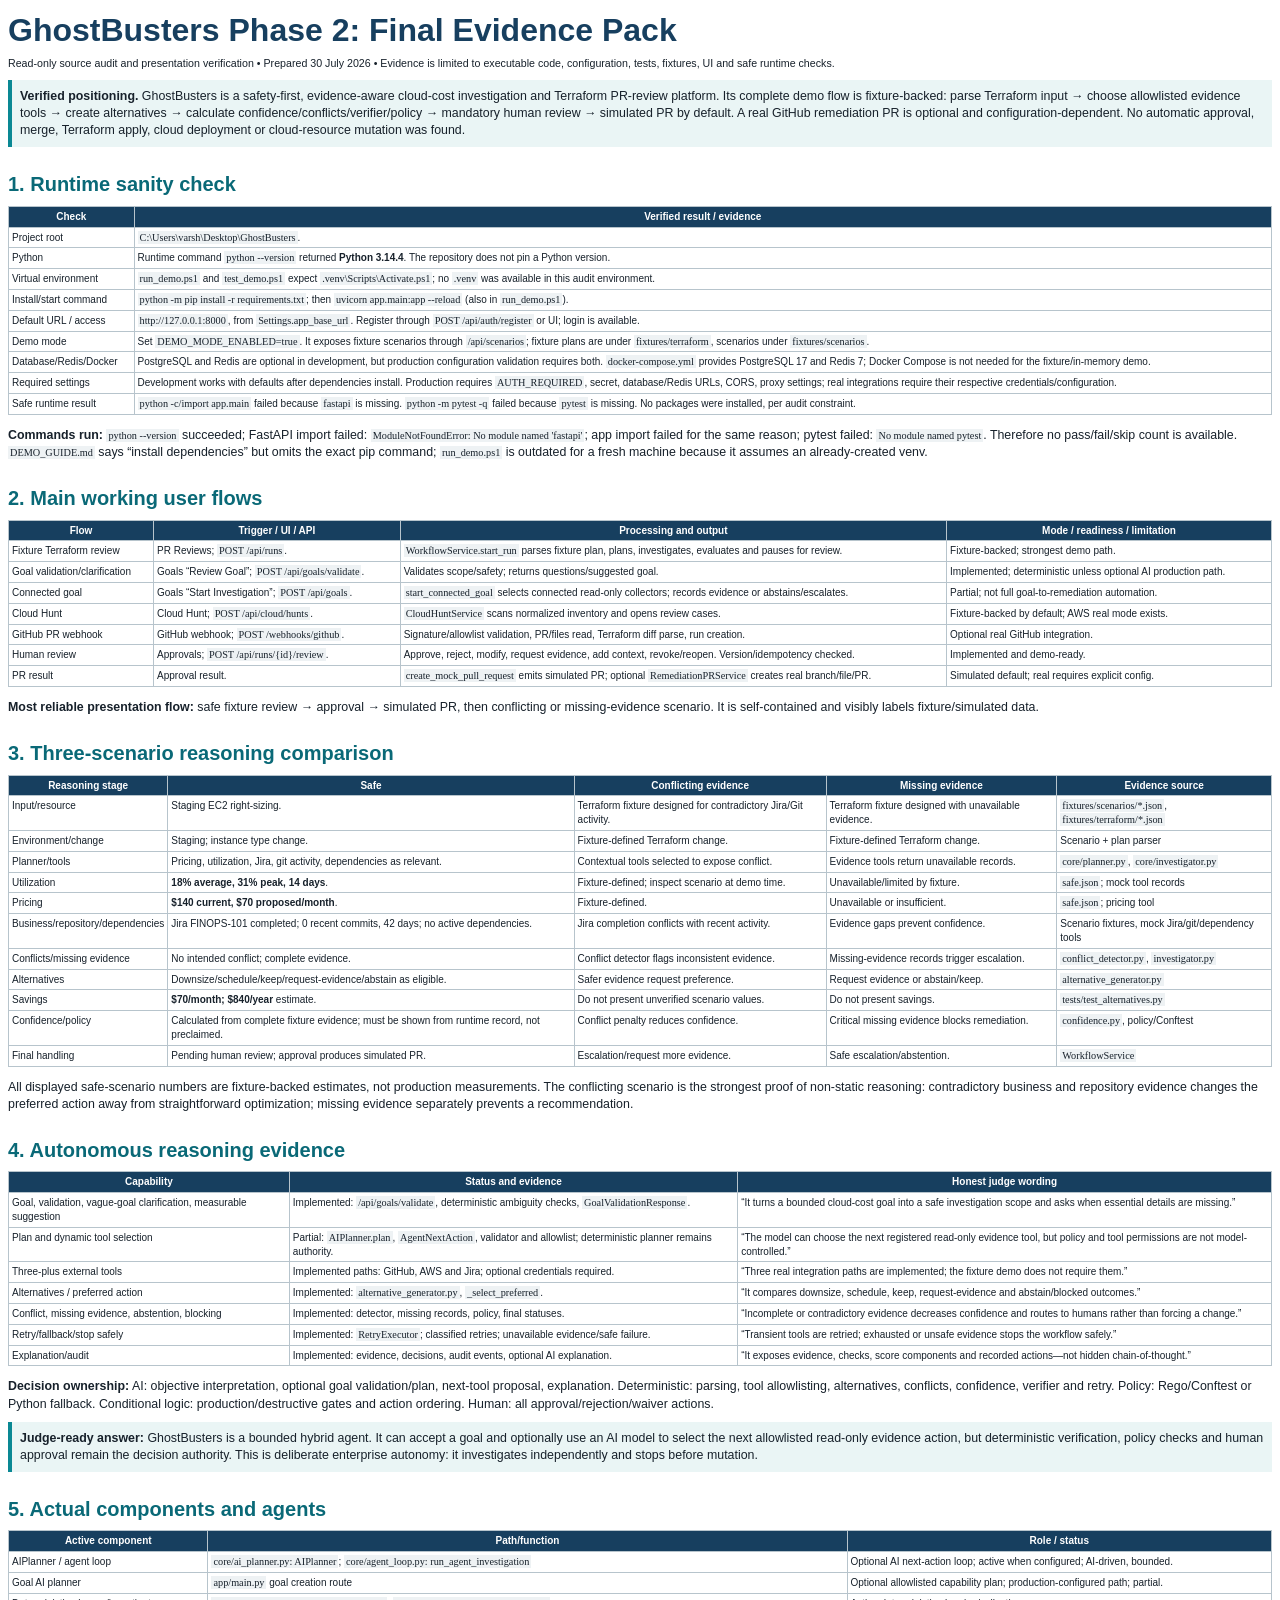
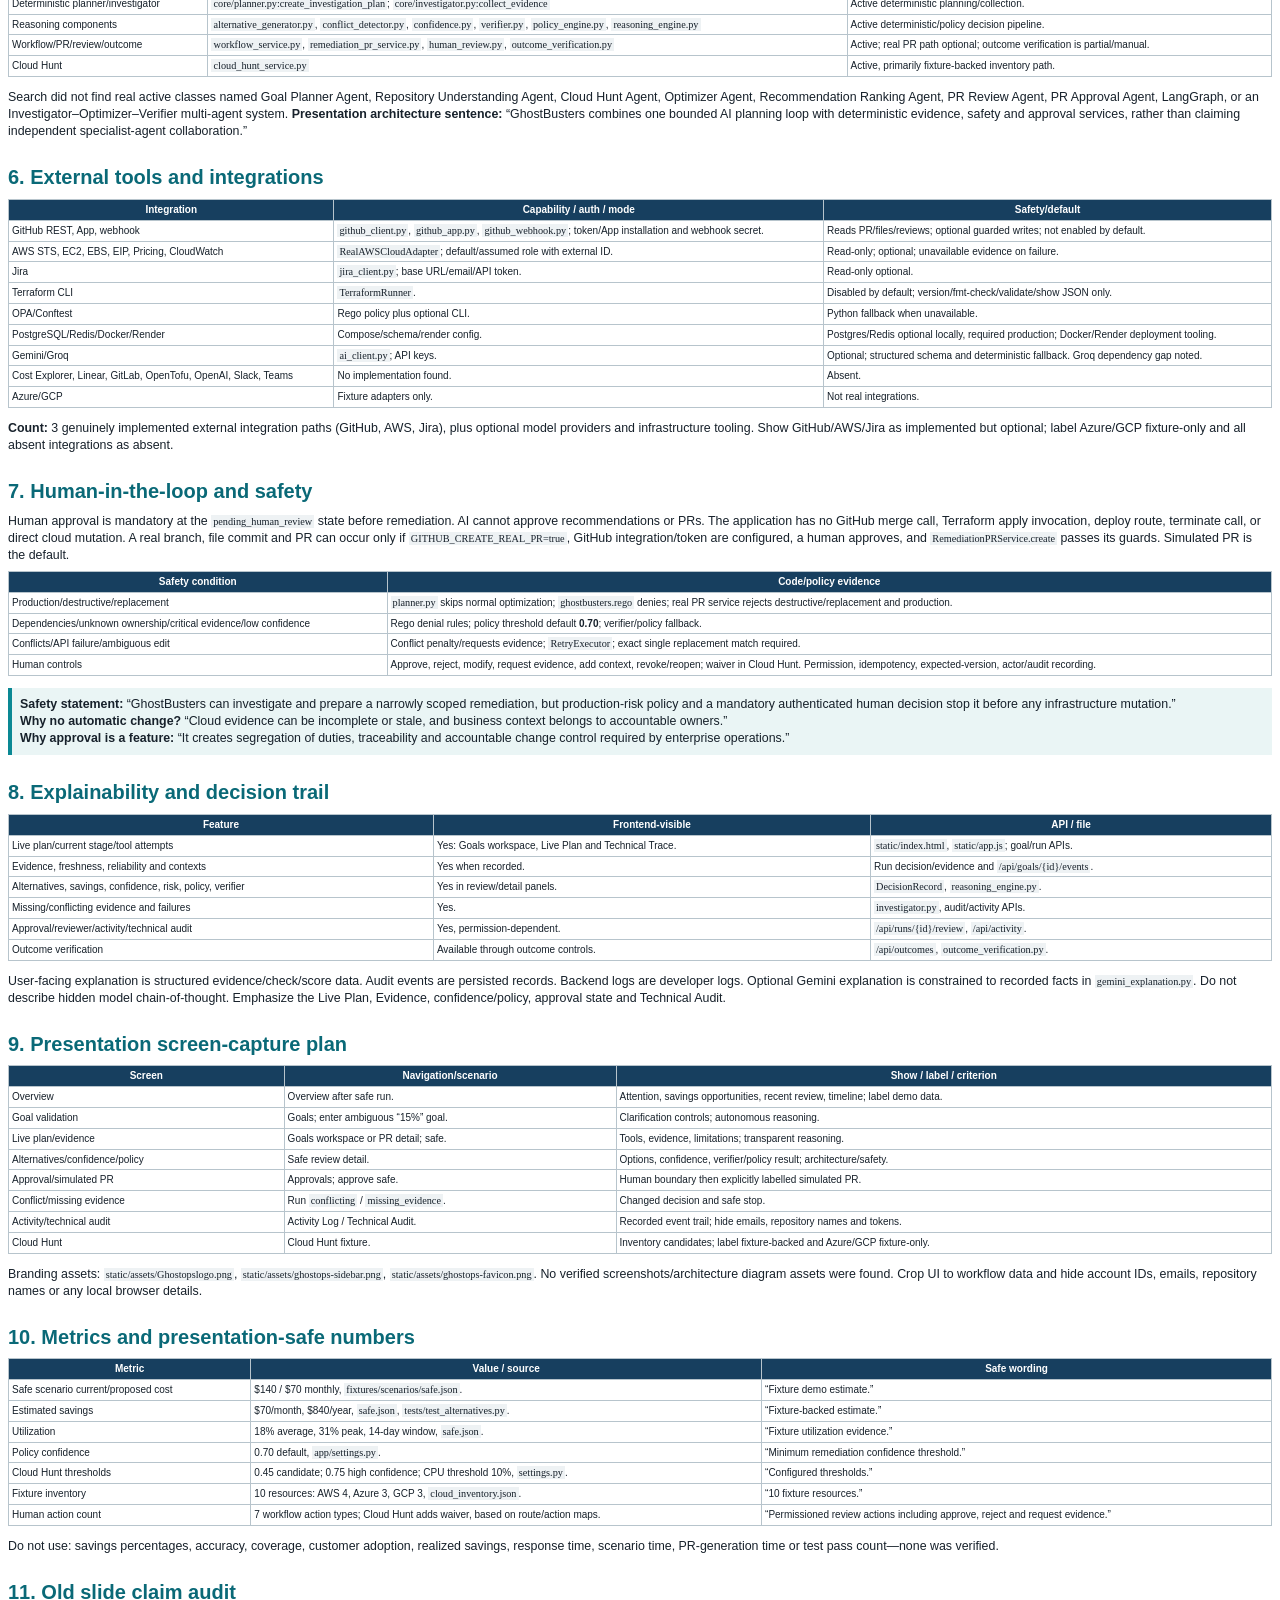
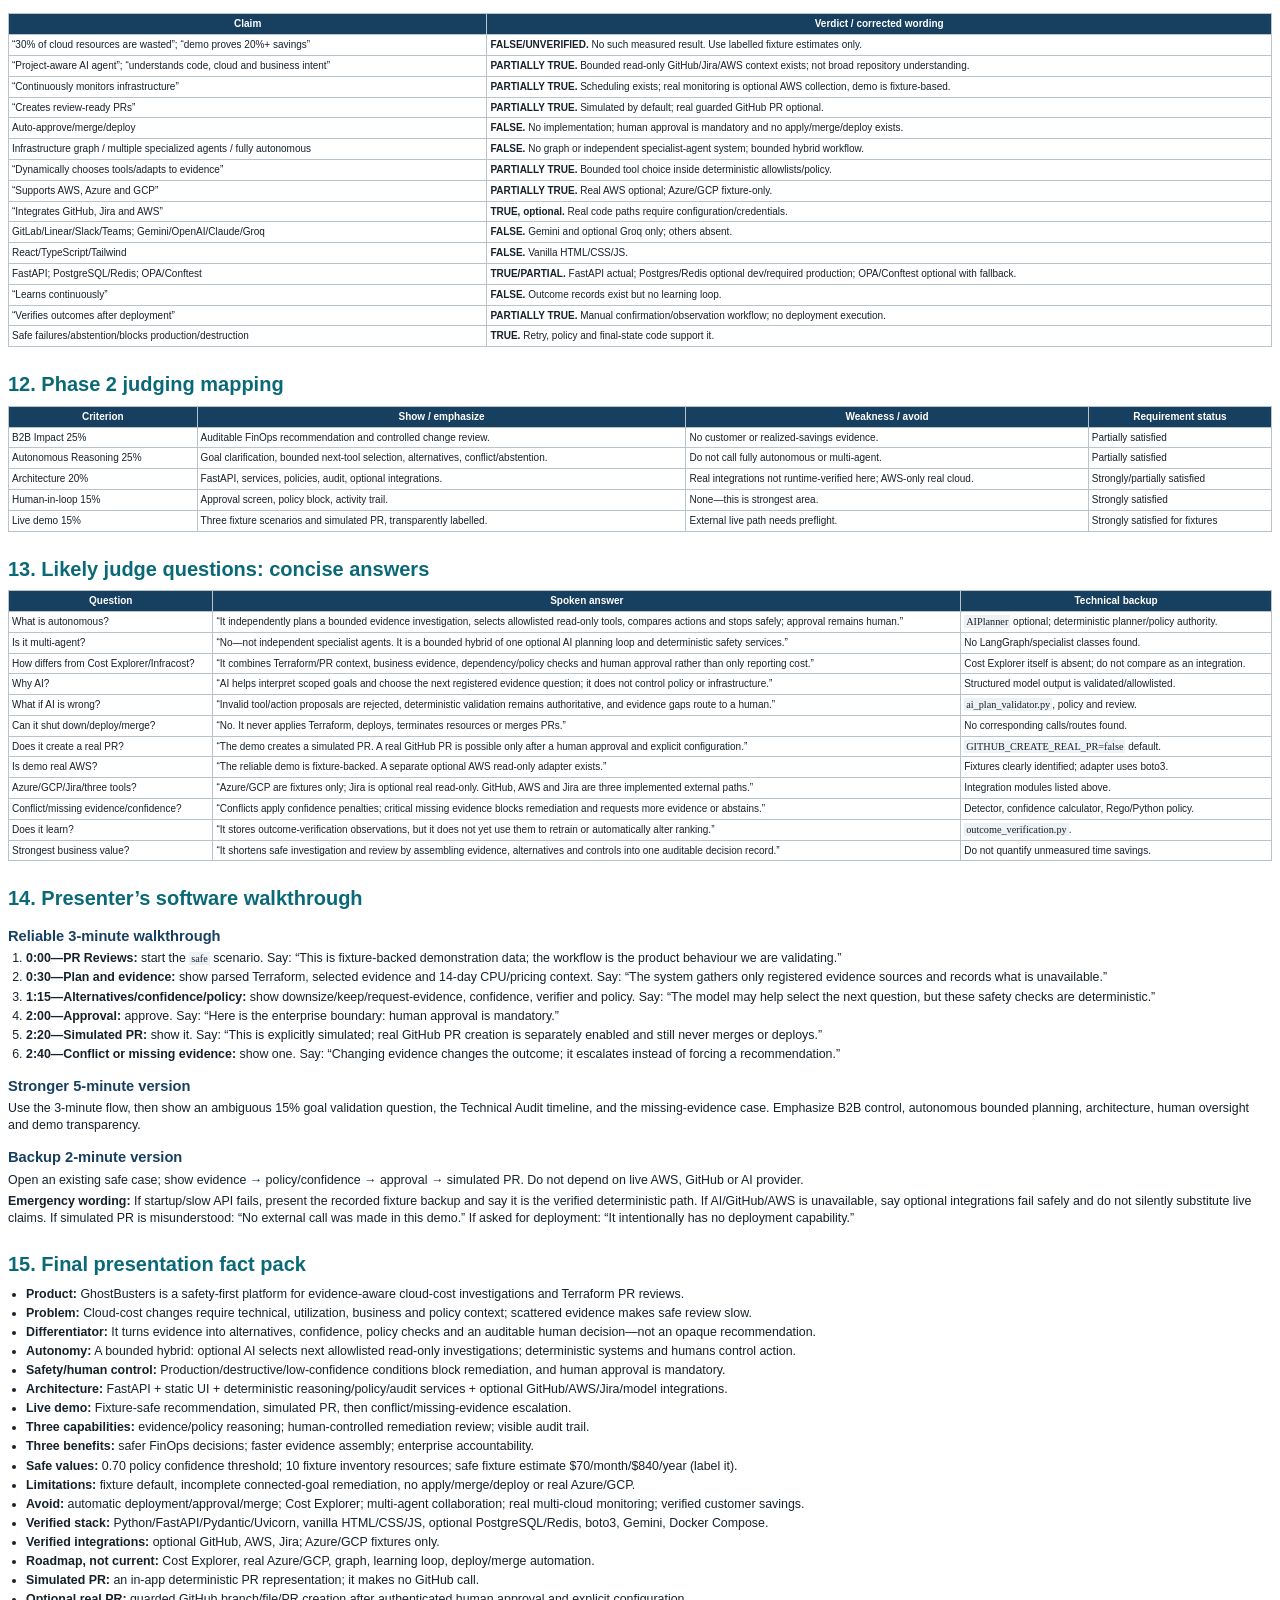
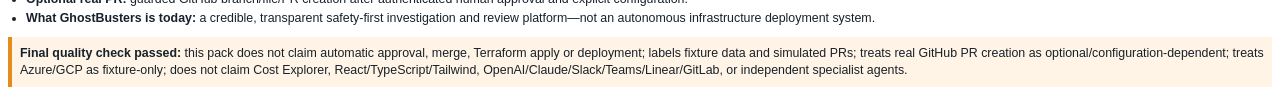
<file: GhostBusters_Phase2_Evidence_Pack.html>
<!doctype html><html><head><meta charset="utf-8"><title>GhostBusters Phase 2 Evidence Pack</title><style>@page{size:A4;margin:14mm 12mm}body{font:9.3pt/1.38 Arial;color:#17212b}h1{font-size:24pt;color:#173f5f;margin:0 0 3px}h2{font-size:15pt;color:#0a6977;margin:24px 0 7px;page-break-after:avoid}h3{font-size:11pt;color:#173f5f;margin:13px 0 4px}p{margin:4px 0}ul,ol{margin:4px 0 8px 18px;padding:0}li{margin:2px 0}table{border-collapse:collapse;width:100%;font-size:7.5pt;margin:7px 0 12px}th{background:#173f5f;color:#fff}th,td{border:1px solid #b7c4cc;padding:3px;vertical-align:top}tr{page-break-inside:avoid}code{font:7.7pt Consolas;background:#eef2f4;padding:1px 2px}.note{background:#eaf5f5;border-left:4px solid #0a8894;padding:8px;margin:9px 0}.warn{background:#fff4e5;border-left-color:#e58b1c}.small{font-size:8pt}.break{page-break-before:always}pre{white-space:pre-wrap;font:8pt/1.3 Consolas;background:#f3f5f6;padding:7px}</style></head><body>
<h1>GhostBusters Phase 2: Final Evidence Pack</h1><p class="small">Read-only source audit and presentation verification • Prepared 30 July 2026 • Evidence is limited to executable code, configuration, tests, fixtures, UI and safe runtime checks.</p>
<div class="note"><b>Verified positioning.</b> GhostBusters is a safety-first, evidence-aware cloud-cost investigation and Terraform PR-review platform. Its complete demo flow is fixture-backed: parse Terraform input → choose allowlisted evidence tools → create alternatives → calculate confidence/conflicts/verifier/policy → mandatory human review → simulated PR by default. A real GitHub remediation PR is optional and configuration-dependent. No automatic approval, merge, Terraform apply, cloud deployment or cloud-resource mutation was found.</div>
<h2>1. Runtime sanity check</h2>
<table><tr><th>Check</th><th>Verified result / evidence</th></tr><tr><td>Project root</td><td><code>C:\Users\varsh\Desktop\GhostBusters</code>.</td></tr><tr><td>Python</td><td>Runtime command <code>python --version</code> returned <b>Python 3.14.4</b>. The repository does not pin a Python version.</td></tr><tr><td>Virtual environment</td><td><code>run_demo.ps1</code> and <code>test_demo.ps1</code> expect <code>.venv\Scripts\Activate.ps1</code>; no <code>.venv</code> was available in this audit environment.</td></tr><tr><td>Install/start command</td><td><code>python -m pip install -r requirements.txt</code>; then <code>uvicorn app.main:app --reload</code> (also in <code>run_demo.ps1</code>).</td></tr><tr><td>Default URL / access</td><td><code>http://127.0.0.1:8000</code>, from <code>Settings.app_base_url</code>. Register through <code>POST /api/auth/register</code> or UI; login is available.</td></tr><tr><td>Demo mode</td><td>Set <code>DEMO_MODE_ENABLED=true</code>. It exposes fixture scenarios through <code>/api/scenarios</code>; fixture plans are under <code>fixtures/terraform</code>, scenarios under <code>fixtures/scenarios</code>.</td></tr><tr><td>Database/Redis/Docker</td><td>PostgreSQL and Redis are optional in development, but production configuration validation requires both. <code>docker-compose.yml</code> provides PostgreSQL 17 and Redis 7; Docker Compose is not needed for the fixture/in-memory demo.</td></tr><tr><td>Required settings</td><td>Development works with defaults after dependencies install. Production requires <code>AUTH_REQUIRED</code>, secret, database/Redis URLs, CORS, proxy settings; real integrations require their respective credentials/configuration.</td></tr><tr><td>Safe runtime result</td><td><code>python -c/import app.main</code> failed because <code>fastapi</code> is missing. <code>python -m pytest -q</code> failed because <code>pytest</code> is missing. No packages were installed, per audit constraint.</td></tr></table>
<p><b>Commands run:</b> <code>python --version</code> succeeded; FastAPI import failed: <code>ModuleNotFoundError: No module named 'fastapi'</code>; app import failed for the same reason; pytest failed: <code>No module named pytest</code>. Therefore no pass/fail/skip count is available. <code>DEMO_GUIDE.md</code> says “install dependencies” but omits the exact pip command; <code>run_demo.ps1</code> is outdated for a fresh machine because it assumes an already-created venv.</p>
<h2>2. Main working user flows</h2>
<table><tr><th>Flow</th><th>Trigger / UI / API</th><th>Processing and output</th><th>Mode / readiness / limitation</th></tr><tr><td>Fixture Terraform review</td><td>PR Reviews; <code>POST /api/runs</code>.</td><td><code>WorkflowService.start_run</code> parses fixture plan, plans, investigates, evaluates and pauses for review.</td><td>Fixture-backed; strongest demo path.</td></tr><tr><td>Goal validation/clarification</td><td>Goals “Review Goal”; <code>POST /api/goals/validate</code>.</td><td>Validates scope/safety; returns questions/suggested goal.</td><td>Implemented; deterministic unless optional AI production path.</td></tr><tr><td>Connected goal</td><td>Goals “Start Investigation”; <code>POST /api/goals</code>.</td><td><code>start_connected_goal</code> selects connected read-only collectors; records evidence or abstains/escalates.</td><td>Partial; not full goal-to-remediation automation.</td></tr><tr><td>Cloud Hunt</td><td>Cloud Hunt; <code>POST /api/cloud/hunts</code>.</td><td><code>CloudHuntService</code> scans normalized inventory and opens review cases.</td><td>Fixture-backed by default; AWS real mode exists.</td></tr><tr><td>GitHub PR webhook</td><td>GitHub webhook; <code>POST /webhooks/github</code>.</td><td>Signature/allowlist validation, PR/files read, Terraform diff parse, run creation.</td><td>Optional real GitHub integration.</td></tr><tr><td>Human review</td><td>Approvals; <code>POST /api/runs/{id}/review</code>.</td><td>Approve, reject, modify, request evidence, add context, revoke/reopen. Version/idempotency checked.</td><td>Implemented and demo-ready.</td></tr><tr><td>PR result</td><td>Approval result.</td><td><code>create_mock_pull_request</code> emits simulated PR; optional <code>RemediationPRService</code> creates real branch/file/PR.</td><td>Simulated default; real requires explicit config.</td></tr></table>
<p><b>Most reliable presentation flow:</b> safe fixture review → approval → simulated PR, then conflicting or missing-evidence scenario. It is self-contained and visibly labels fixture/simulated data.</p>
<h2>3. Three-scenario reasoning comparison</h2>
<table><tr><th>Reasoning stage</th><th>Safe</th><th>Conflicting evidence</th><th>Missing evidence</th><th>Evidence source</th></tr><tr><td>Input/resource</td><td>Staging EC2 right-sizing.</td><td>Terraform fixture designed for contradictory Jira/Git activity.</td><td>Terraform fixture designed with unavailable evidence.</td><td><code>fixtures/scenarios/*.json</code>, <code>fixtures/terraform/*.json</code></td></tr><tr><td>Environment/change</td><td>Staging; instance type change.</td><td>Fixture-defined Terraform change.</td><td>Fixture-defined Terraform change.</td><td>Scenario + plan parser</td></tr><tr><td>Planner/tools</td><td>Pricing, utilization, Jira, git activity, dependencies as relevant.</td><td>Contextual tools selected to expose conflict.</td><td>Evidence tools return unavailable records.</td><td><code>core/planner.py</code>, <code>core/investigator.py</code></td></tr><tr><td>Utilization</td><td><b>18% average, 31% peak, 14 days</b>.</td><td>Fixture-defined; inspect scenario at demo time.</td><td>Unavailable/limited by fixture.</td><td><code>safe.json</code>; mock tool records</td></tr><tr><td>Pricing</td><td><b>$140 current, $70 proposed/month</b>.</td><td>Fixture-defined.</td><td>Unavailable or insufficient.</td><td><code>safe.json</code>; pricing tool</td></tr><tr><td>Business/repository/dependencies</td><td>Jira FINOPS-101 completed; 0 recent commits, 42 days; no active dependencies.</td><td>Jira completion conflicts with recent activity.</td><td>Evidence gaps prevent confidence.</td><td>Scenario fixtures, mock Jira/git/dependency tools</td></tr><tr><td>Conflicts/missing evidence</td><td>No intended conflict; complete evidence.</td><td>Conflict detector flags inconsistent evidence.</td><td>Missing-evidence records trigger escalation.</td><td><code>conflict_detector.py</code>, <code>investigator.py</code></td></tr><tr><td>Alternatives</td><td>Downsize/schedule/keep/request-evidence/abstain as eligible.</td><td>Safer evidence request preference.</td><td>Request evidence or abstain/keep.</td><td><code>alternative_generator.py</code></td></tr><tr><td>Savings</td><td><b>$70/month; $840/year</b> estimate.</td><td>Do not present unverified scenario values.</td><td>Do not present savings.</td><td><code>tests/test_alternatives.py</code></td></tr><tr><td>Confidence/policy</td><td>Calculated from complete fixture evidence; must be shown from runtime record, not preclaimed.</td><td>Conflict penalty reduces confidence.</td><td>Critical missing evidence blocks remediation.</td><td><code>confidence.py</code>, policy/Conftest</td></tr><tr><td>Final handling</td><td>Pending human review; approval produces simulated PR.</td><td>Escalation/request more evidence.</td><td>Safe escalation/abstention.</td><td><code>WorkflowService</code></td></tr></table>
<p>All displayed safe-scenario numbers are fixture-backed estimates, not production measurements. The conflicting scenario is the strongest proof of non-static reasoning: contradictory business and repository evidence changes the preferred action away from straightforward optimization; missing evidence separately prevents a recommendation.</p>
<h2>4. Autonomous reasoning evidence</h2>
<table><tr><th>Capability</th><th>Status and evidence</th><th>Honest judge wording</th></tr><tr><td>Goal, validation, vague-goal clarification, measurable suggestion</td><td>Implemented: <code>/api/goals/validate</code>, deterministic ambiguity checks, <code>GoalValidationResponse</code>.</td><td>“It turns a bounded cloud-cost goal into a safe investigation scope and asks when essential details are missing.”</td></tr><tr><td>Plan and dynamic tool selection</td><td>Partial: <code>AIPlanner.plan</code>, <code>AgentNextAction</code>, validator and allowlist; deterministic planner remains authority.</td><td>“The model can choose the next registered read-only evidence tool, but policy and tool permissions are not model-controlled.”</td></tr><tr><td>Three-plus external tools</td><td>Implemented paths: GitHub, AWS and Jira; optional credentials required.</td><td>“Three real integration paths are implemented; the fixture demo does not require them.”</td></tr><tr><td>Alternatives / preferred action</td><td>Implemented: <code>alternative_generator.py</code>, <code>_select_preferred</code>.</td><td>“It compares downsize, schedule, keep, request-evidence and abstain/blocked outcomes.”</td></tr><tr><td>Conflict, missing evidence, abstention, blocking</td><td>Implemented: detector, missing records, policy, final statuses.</td><td>“Incomplete or contradictory evidence decreases confidence and routes to humans rather than forcing a change.”</td></tr><tr><td>Retry/fallback/stop safely</td><td>Implemented: <code>RetryExecutor</code>; classified retries; unavailable evidence/safe failure.</td><td>“Transient tools are retried; exhausted or unsafe evidence stops the workflow safely.”</td></tr><tr><td>Explanation/audit</td><td>Implemented: evidence, decisions, audit events, optional AI explanation.</td><td>“It exposes evidence, checks, score components and recorded actions—not hidden chain-of-thought.”</td></tr></table>
<p><b>Decision ownership:</b> AI: objective interpretation, optional goal validation/plan, next-tool proposal, explanation. Deterministic: parsing, tool allowlisting, alternatives, conflicts, confidence, verifier and retry. Policy: Rego/Conftest or Python fallback. Conditional logic: production/destructive gates and action ordering. Human: all approval/rejection/waiver actions.</p>
<div class="note"><b>Judge-ready answer:</b> GhostBusters is a bounded hybrid agent. It can accept a goal and optionally use an AI model to select the next allowlisted read-only evidence action, but deterministic verification, policy checks and human approval remain the decision authority. This is deliberate enterprise autonomy: it investigates independently and stops before mutation.</div>
<h2>5. Actual components and agents</h2>
<table><tr><th>Active component</th><th>Path/function</th><th>Role / status</th></tr><tr><td>AIPlanner / agent loop</td><td><code>core/ai_planner.py: AIPlanner</code>; <code>core/agent_loop.py: run_agent_investigation</code></td><td>Optional AI next-action loop; active when configured; AI-driven, bounded.</td></tr><tr><td>Goal AI planner</td><td><code>app/main.py</code> goal creation route</td><td>Optional allowlisted capability plan; production-configured path; partial.</td></tr><tr><td>Deterministic planner/investigator</td><td><code>core/planner.py:create_investigation_plan</code>; <code>core/investigator.py:collect_evidence</code></td><td>Active deterministic planning/collection.</td></tr><tr><td>Reasoning components</td><td><code>alternative_generator.py</code>, <code>conflict_detector.py</code>, <code>confidence.py</code>, <code>verifier.py</code>, <code>policy_engine.py</code>, <code>reasoning_engine.py</code></td><td>Active deterministic/policy decision pipeline.</td></tr><tr><td>Workflow/PR/review/outcome</td><td><code>workflow_service.py</code>, <code>remediation_pr_service.py</code>, <code>human_review.py</code>, <code>outcome_verification.py</code></td><td>Active; real PR path optional; outcome verification is partial/manual.</td></tr><tr><td>Cloud Hunt</td><td><code>cloud_hunt_service.py</code></td><td>Active, primarily fixture-backed inventory path.</td></tr></table>
<p>Search did not find real active classes named Goal Planner Agent, Repository Understanding Agent, Cloud Hunt Agent, Optimizer Agent, Recommendation Ranking Agent, PR Review Agent, PR Approval Agent, LangGraph, or an Investigator–Optimizer–Verifier multi-agent system. <b>Presentation architecture sentence:</b> “GhostBusters combines one bounded AI planning loop with deterministic evidence, safety and approval services, rather than claiming independent specialist-agent collaboration.”</p>
<h2>6. External tools and integrations</h2>
<table><tr><th>Integration</th><th>Capability / auth / mode</th><th>Safety/default</th></tr><tr><td>GitHub REST, App, webhook</td><td><code>github_client.py</code>, <code>github_app.py</code>, <code>github_webhook.py</code>; token/App installation and webhook secret.</td><td>Reads PR/files/reviews; optional guarded writes; not enabled by default.</td></tr><tr><td>AWS STS, EC2, EBS, EIP, Pricing, CloudWatch</td><td><code>RealAWSCloudAdapter</code>; default/assumed role with external ID.</td><td>Read-only; optional; unavailable evidence on failure.</td></tr><tr><td>Jira</td><td><code>jira_client.py</code>; base URL/email/API token.</td><td>Read-only optional.</td></tr><tr><td>Terraform CLI</td><td><code>TerraformRunner</code>.</td><td>Disabled by default; version/fmt-check/validate/show JSON only.</td></tr><tr><td>OPA/Conftest</td><td>Rego policy plus optional CLI.</td><td>Python fallback when unavailable.</td></tr><tr><td>PostgreSQL/Redis/Docker/Render</td><td>Compose/schema/render config.</td><td>Postgres/Redis optional locally, required production; Docker/Render deployment tooling.</td></tr><tr><td>Gemini/Groq</td><td><code>ai_client.py</code>; API keys.</td><td>Optional; structured schema and deterministic fallback. Groq dependency gap noted.</td></tr><tr><td>Cost Explorer, Linear, GitLab, OpenTofu, OpenAI, Slack, Teams</td><td>No implementation found.</td><td>Absent.</td></tr><tr><td>Azure/GCP</td><td>Fixture adapters only.</td><td>Not real integrations.</td></tr></table>
<p><b>Count:</b> 3 genuinely implemented external integration paths (GitHub, AWS, Jira), plus optional model providers and infrastructure tooling. Show GitHub/AWS/Jira as implemented but optional; label Azure/GCP fixture-only and all absent integrations as absent.</p>
<h2>7. Human-in-the-loop and safety</h2>
<p>Human approval is mandatory at the <code>pending_human_review</code> state before remediation. AI cannot approve recommendations or PRs. The application has no GitHub merge call, Terraform apply invocation, deploy route, terminate call, or direct cloud mutation. A real branch, file commit and PR can occur only if <code>GITHUB_CREATE_REAL_PR=true</code>, GitHub integration/token are configured, a human approves, and <code>RemediationPRService.create</code> passes its guards. Simulated PR is the default.</p>
<table><tr><th>Safety condition</th><th>Code/policy evidence</th></tr><tr><td>Production/destructive/replacement</td><td><code>planner.py</code> skips normal optimization; <code>ghostbusters.rego</code> denies; real PR service rejects destructive/replacement and production.</td></tr><tr><td>Dependencies/unknown ownership/critical evidence/low confidence</td><td>Rego denial rules; policy threshold default <b>0.70</b>; verifier/policy fallback.</td></tr><tr><td>Conflicts/API failure/ambiguous edit</td><td>Conflict penalty/requests evidence; <code>RetryExecutor</code>; exact single replacement match required.</td></tr><tr><td>Human controls</td><td>Approve, reject, modify, request evidence, add context, revoke/reopen; waiver in Cloud Hunt. Permission, idempotency, expected-version, actor/audit recording.</td></tr></table>
<div class="note"><b>Safety statement:</b> “GhostBusters can investigate and prepare a narrowly scoped remediation, but production-risk policy and a mandatory authenticated human decision stop it before any infrastructure mutation.”<br><b>Why no automatic change?</b> “Cloud evidence can be incomplete or stale, and business context belongs to accountable owners.”<br><b>Why approval is a feature:</b> “It creates segregation of duties, traceability and accountable change control required by enterprise operations.”</div>
<h2>8. Explainability and decision trail</h2>
<table><tr><th>Feature</th><th>Frontend-visible</th><th>API / file</th></tr><tr><td>Live plan/current stage/tool attempts</td><td>Yes: Goals workspace, Live Plan and Technical Trace.</td><td><code>static/index.html</code>, <code>static/app.js</code>; goal/run APIs.</td></tr><tr><td>Evidence, freshness, reliability and contexts</td><td>Yes when recorded.</td><td>Run decision/evidence and <code>/api/goals/{id}/events</code>.</td></tr><tr><td>Alternatives, savings, confidence, risk, policy, verifier</td><td>Yes in review/detail panels.</td><td><code>DecisionRecord</code>, <code>reasoning_engine.py</code>.</td></tr><tr><td>Missing/conflicting evidence and failures</td><td>Yes.</td><td><code>investigator.py</code>, audit/activity APIs.</td></tr><tr><td>Approval/reviewer/activity/technical audit</td><td>Yes, permission-dependent.</td><td><code>/api/runs/{id}/review</code>, <code>/api/activity</code>.</td></tr><tr><td>Outcome verification</td><td>Available through outcome controls.</td><td><code>/api/outcomes</code>, <code>outcome_verification.py</code>.</td></tr></table>
<p>User-facing explanation is structured evidence/check/score data. Audit events are persisted records. Backend logs are developer logs. Optional Gemini explanation is constrained to recorded facts in <code>gemini_explanation.py</code>. Do not describe hidden model chain-of-thought. Emphasize the Live Plan, Evidence, confidence/policy, approval state and Technical Audit.</p>
<h2>9. Presentation screen-capture plan</h2>
<table><tr><th>Screen</th><th>Navigation/scenario</th><th>Show / label / criterion</th></tr><tr><td>Overview</td><td>Overview after safe run.</td><td>Attention, savings opportunities, recent review, timeline; label demo data.</td></tr><tr><td>Goal validation</td><td>Goals; enter ambiguous “15%” goal.</td><td>Clarification controls; autonomous reasoning.</td></tr><tr><td>Live plan/evidence</td><td>Goals workspace or PR detail; safe.</td><td>Tools, evidence, limitations; transparent reasoning.</td></tr><tr><td>Alternatives/confidence/policy</td><td>Safe review detail.</td><td>Options, confidence, verifier/policy result; architecture/safety.</td></tr><tr><td>Approval/simulated PR</td><td>Approvals; approve safe.</td><td>Human boundary then explicitly labelled simulated PR.</td></tr><tr><td>Conflict/missing evidence</td><td>Run <code>conflicting</code> / <code>missing_evidence</code>.</td><td>Changed decision and safe stop.</td></tr><tr><td>Activity/technical audit</td><td>Activity Log / Technical Audit.</td><td>Recorded event trail; hide emails, repository names and tokens.</td></tr><tr><td>Cloud Hunt</td><td>Cloud Hunt fixture.</td><td>Inventory candidates; label fixture-backed and Azure/GCP fixture-only.</td></tr></table>
<p>Branding assets: <code>static/assets/Ghostopslogo.png</code>, <code>static/assets/ghostops-sidebar.png</code>, <code>static/assets/ghostops-favicon.png</code>. No verified screenshots/architecture diagram assets were found. Crop UI to workflow data and hide account IDs, emails, repository names or any local browser details.</p>
<h2>10. Metrics and presentation-safe numbers</h2>
<table><tr><th>Metric</th><th>Value / source</th><th>Safe wording</th></tr><tr><td>Safe scenario current/proposed cost</td><td>$140 / $70 monthly, <code>fixtures/scenarios/safe.json</code>.</td><td>“Fixture demo estimate.”</td></tr><tr><td>Estimated savings</td><td>$70/month, $840/year, <code>safe.json</code>, <code>tests/test_alternatives.py</code>.</td><td>“Fixture-backed estimate.”</td></tr><tr><td>Utilization</td><td>18% average, 31% peak, 14-day window, <code>safe.json</code>.</td><td>“Fixture utilization evidence.”</td></tr><tr><td>Policy confidence</td><td>0.70 default, <code>app/settings.py</code>.</td><td>“Minimum remediation confidence threshold.”</td></tr><tr><td>Cloud Hunt thresholds</td><td>0.45 candidate; 0.75 high confidence; CPU threshold 10%, <code>settings.py</code>.</td><td>“Configured thresholds.”</td></tr><tr><td>Fixture inventory</td><td>10 resources: AWS 4, Azure 3, GCP 3, <code>cloud_inventory.json</code>.</td><td>“10 fixture resources.”</td></tr><tr><td>Human action count</td><td>7 workflow action types; Cloud Hunt adds waiver, based on route/action maps.</td><td>“Permissioned review actions including approve, reject and request evidence.”</td></tr></table>
<p>Do not use: savings percentages, accuracy, coverage, customer adoption, realized savings, response time, scenario time, PR-generation time or test pass count—none was verified.</p>
<h2>11. Old slide claim audit</h2>
<table><tr><th>Claim</th><th>Verdict / corrected wording</th></tr><tr><td>“30% of cloud resources are wasted”; “demo proves 20%+ savings”</td><td><b>FALSE/UNVERIFIED.</b> No such measured result. Use labelled fixture estimates only.</td></tr><tr><td>“Project-aware AI agent”; “understands code, cloud and business intent”</td><td><b>PARTIALLY TRUE.</b> Bounded read-only GitHub/Jira/AWS context exists; not broad repository understanding.</td></tr><tr><td>“Continuously monitors infrastructure”</td><td><b>PARTIALLY TRUE.</b> Scheduling exists; real monitoring is optional AWS collection, demo is fixture-based.</td></tr><tr><td>“Creates review-ready PRs”</td><td><b>PARTIALLY TRUE.</b> Simulated by default; real guarded GitHub PR optional.</td></tr><tr><td>Auto-approve/merge/deploy</td><td><b>FALSE.</b> No implementation; human approval is mandatory and no apply/merge/deploy exists.</td></tr><tr><td>Infrastructure graph / multiple specialized agents / fully autonomous</td><td><b>FALSE.</b> No graph or independent specialist-agent system; bounded hybrid workflow.</td></tr><tr><td>“Dynamically chooses tools/adapts to evidence”</td><td><b>PARTIALLY TRUE.</b> Bounded tool choice inside deterministic allowlists/policy.</td></tr><tr><td>“Supports AWS, Azure and GCP”</td><td><b>PARTIALLY TRUE.</b> Real AWS optional; Azure/GCP fixture-only.</td></tr><tr><td>“Integrates GitHub, Jira and AWS”</td><td><b>TRUE, optional.</b> Real code paths require configuration/credentials.</td></tr><tr><td>GitLab/Linear/Slack/Teams; Gemini/OpenAI/Claude/Groq</td><td><b>FALSE.</b> Gemini and optional Groq only; others absent.</td></tr><tr><td>React/TypeScript/Tailwind</td><td><b>FALSE.</b> Vanilla HTML/CSS/JS.</td></tr><tr><td>FastAPI; PostgreSQL/Redis; OPA/Conftest</td><td><b>TRUE/PARTIAL.</b> FastAPI actual; Postgres/Redis optional dev/required production; OPA/Conftest optional with fallback.</td></tr><tr><td>“Learns continuously”</td><td><b>FALSE.</b> Outcome records exist but no learning loop.</td></tr><tr><td>“Verifies outcomes after deployment”</td><td><b>PARTIALLY TRUE.</b> Manual confirmation/observation workflow; no deployment execution.</td></tr><tr><td>Safe failures/abstention/blocks production/destruction</td><td><b>TRUE.</b> Retry, policy and final-state code support it.</td></tr></table>
<h2>12. Phase 2 judging mapping</h2>
<table><tr><th>Criterion</th><th>Show / emphasize</th><th>Weakness / avoid</th><th>Requirement status</th></tr><tr><td>B2B Impact 25%</td><td>Auditable FinOps recommendation and controlled change review.</td><td>No customer or realized-savings evidence.</td><td>Partially satisfied</td></tr><tr><td>Autonomous Reasoning 25%</td><td>Goal clarification, bounded next-tool selection, alternatives, conflict/abstention.</td><td>Do not call fully autonomous or multi-agent.</td><td>Partially satisfied</td></tr><tr><td>Architecture 20%</td><td>FastAPI, services, policies, audit, optional integrations.</td><td>Real integrations not runtime-verified here; AWS-only real cloud.</td><td>Strongly/partially satisfied</td></tr><tr><td>Human-in-loop 15%</td><td>Approval screen, policy block, activity trail.</td><td>None—this is strongest area.</td><td>Strongly satisfied</td></tr><tr><td>Live demo 15%</td><td>Three fixture scenarios and simulated PR, transparently labelled.</td><td>External live path needs preflight.</td><td>Strongly satisfied for fixtures</td></tr></table>
<h2>13. Likely judge questions: concise answers</h2>
<table><tr><th>Question</th><th>Spoken answer</th><th>Technical backup</th></tr><tr><td>What is autonomous?</td><td>“It independently plans a bounded evidence investigation, selects allowlisted read-only tools, compares actions and stops safely; approval remains human.”</td><td><code>AIPlanner</code> optional; deterministic planner/policy authority.</td></tr><tr><td>Is it multi-agent?</td><td>“No—not independent specialist agents. It is a bounded hybrid of one optional AI planning loop and deterministic safety services.”</td><td>No LangGraph/specialist classes found.</td></tr><tr><td>How differs from Cost Explorer/Infracost?</td><td>“It combines Terraform/PR context, business evidence, dependency/policy checks and human approval rather than only reporting cost.”</td><td>Cost Explorer itself is absent; do not compare as an integration.</td></tr><tr><td>Why AI?</td><td>“AI helps interpret scoped goals and choose the next registered evidence question; it does not control policy or infrastructure.”</td><td>Structured model output is validated/allowlisted.</td></tr><tr><td>What if AI is wrong?</td><td>“Invalid tool/action proposals are rejected, deterministic validation remains authoritative, and evidence gaps route to a human.”</td><td><code>ai_plan_validator.py</code>, policy and review.</td></tr><tr><td>Can it shut down/deploy/merge?</td><td>“No. It never applies Terraform, deploys, terminates resources or merges PRs.”</td><td>No corresponding calls/routes found.</td></tr><tr><td>Does it create a real PR?</td><td>“The demo creates a simulated PR. A real GitHub PR is possible only after a human approval and explicit configuration.”</td><td><code>GITHUB_CREATE_REAL_PR=false</code> default.</td></tr><tr><td>Is demo real AWS?</td><td>“The reliable demo is fixture-backed. A separate optional AWS read-only adapter exists.”</td><td>Fixtures clearly identified; adapter uses boto3.</td></tr><tr><td>Azure/GCP/Jira/three tools?</td><td>“Azure/GCP are fixtures only; Jira is optional real read-only. GitHub, AWS and Jira are three implemented external paths.”</td><td>Integration modules listed above.</td></tr><tr><td>Conflict/missing evidence/confidence?</td><td>“Conflicts apply confidence penalties; critical missing evidence blocks remediation and requests more evidence or abstains.”</td><td>Detector, confidence calculator, Rego/Python policy.</td></tr><tr><td>Does it learn?</td><td>“It stores outcome-verification observations, but it does not yet use them to retrain or automatically alter ranking.”</td><td><code>outcome_verification.py</code>.</td></tr><tr><td>Strongest business value?</td><td>“It shortens safe investigation and review by assembling evidence, alternatives and controls into one auditable decision record.”</td><td>Do not quantify unmeasured time savings.</td></tr></table>
<h2>14. Presenter’s software walkthrough</h2>
<h3>Reliable 3-minute walkthrough</h3><ol><li><b>0:00—PR Reviews:</b> start the <code>safe</code> scenario. Say: “This is fixture-backed demonstration data; the workflow is the product behaviour we are validating.”</li><li><b>0:30—Plan and evidence:</b> show parsed Terraform, selected evidence and 14-day CPU/pricing context. Say: “The system gathers only registered evidence sources and records what is unavailable.”</li><li><b>1:15—Alternatives/confidence/policy:</b> show downsize/keep/request-evidence, confidence, verifier and policy. Say: “The model may help select the next question, but these safety checks are deterministic.”</li><li><b>2:00—Approval:</b> approve. Say: “Here is the enterprise boundary: human approval is mandatory.”</li><li><b>2:20—Simulated PR:</b> show it. Say: “This is explicitly simulated; real GitHub PR creation is separately enabled and still never merges or deploys.”</li><li><b>2:40—Conflict or missing evidence:</b> show one. Say: “Changing evidence changes the outcome; it escalates instead of forcing a recommendation.”</li></ol>
<h3>Stronger 5-minute version</h3><p>Use the 3-minute flow, then show an ambiguous 15% goal validation question, the Technical Audit timeline, and the missing-evidence case. Emphasize B2B control, autonomous bounded planning, architecture, human oversight and demo transparency.</p>
<h3>Backup 2-minute version</h3><p>Open an existing safe case; show evidence → policy/confidence → approval → simulated PR. Do not depend on live AWS, GitHub or AI provider.</p>
<p><b>Emergency wording:</b> If startup/slow API fails, present the recorded fixture backup and say it is the verified deterministic path. If AI/GitHub/AWS is unavailable, say optional integrations fail safely and do not silently substitute live claims. If simulated PR is misunderstood: “No external call was made in this demo.” If asked for deployment: “It intentionally has no deployment capability.”</p>
<h2>15. Final presentation fact pack</h2>
<ul><li><b>Product:</b> GhostBusters is a safety-first platform for evidence-aware cloud-cost investigations and Terraform PR reviews.</li><li><b>Problem:</b> Cloud-cost changes require technical, utilization, business and policy context; scattered evidence makes safe review slow.</li><li><b>Differentiator:</b> It turns evidence into alternatives, confidence, policy checks and an auditable human decision—not an opaque recommendation.</li><li><b>Autonomy:</b> A bounded hybrid: optional AI selects next allowlisted read-only investigations; deterministic systems and humans control action.</li><li><b>Safety/human control:</b> Production/destructive/low-confidence conditions block remediation, and human approval is mandatory.</li><li><b>Architecture:</b> FastAPI + static UI + deterministic reasoning/policy/audit services + optional GitHub/AWS/Jira/model integrations.</li><li><b>Live demo:</b> Fixture-safe recommendation, simulated PR, then conflict/missing-evidence escalation.</li><li><b>Three capabilities:</b> evidence/policy reasoning; human-controlled remediation review; visible audit trail.</li><li><b>Three benefits:</b> safer FinOps decisions; faster evidence assembly; enterprise accountability.</li><li><b>Safe values:</b> 0.70 policy confidence threshold; 10 fixture inventory resources; safe fixture estimate $70/month/$840/year (label it).</li><li><b>Limitations:</b> fixture default, incomplete connected-goal remediation, no apply/merge/deploy or real Azure/GCP.</li><li><b>Avoid:</b> automatic deployment/approval/merge; Cost Explorer; multi-agent collaboration; real multi-cloud monitoring; verified customer savings.</li><li><b>Verified stack:</b> Python/FastAPI/Pydantic/Uvicorn, vanilla HTML/CSS/JS, optional PostgreSQL/Redis, boto3, Gemini, Docker Compose.</li><li><b>Verified integrations:</b> optional GitHub, AWS, Jira; Azure/GCP fixtures only.</li><li><b>Roadmap, not current:</b> Cost Explorer, real Azure/GCP, graph, learning loop, deploy/merge automation.</li><li><b>Simulated PR:</b> an in-app deterministic PR representation; it makes no GitHub call.</li><li><b>Optional real PR:</b> guarded GitHub branch/file/PR creation after authenticated human approval and explicit configuration.</li><li><b>What GhostBusters is today:</b> a credible, transparent safety-first investigation and review platform—not an autonomous infrastructure deployment system.</li></ul>
<div class="note warn"><b>Final quality check passed:</b> this pack does not claim automatic approval, merge, Terraform apply or deployment; labels fixture data and simulated PRs; treats real GitHub PR creation as optional/configuration-dependent; treats Azure/GCP as fixture-only; does not claim Cost Explorer, React/TypeScript/Tailwind, OpenAI/Claude/Slack/Teams/Linear/GitLab, or independent specialist agents.</div>
</body></html>
</file>
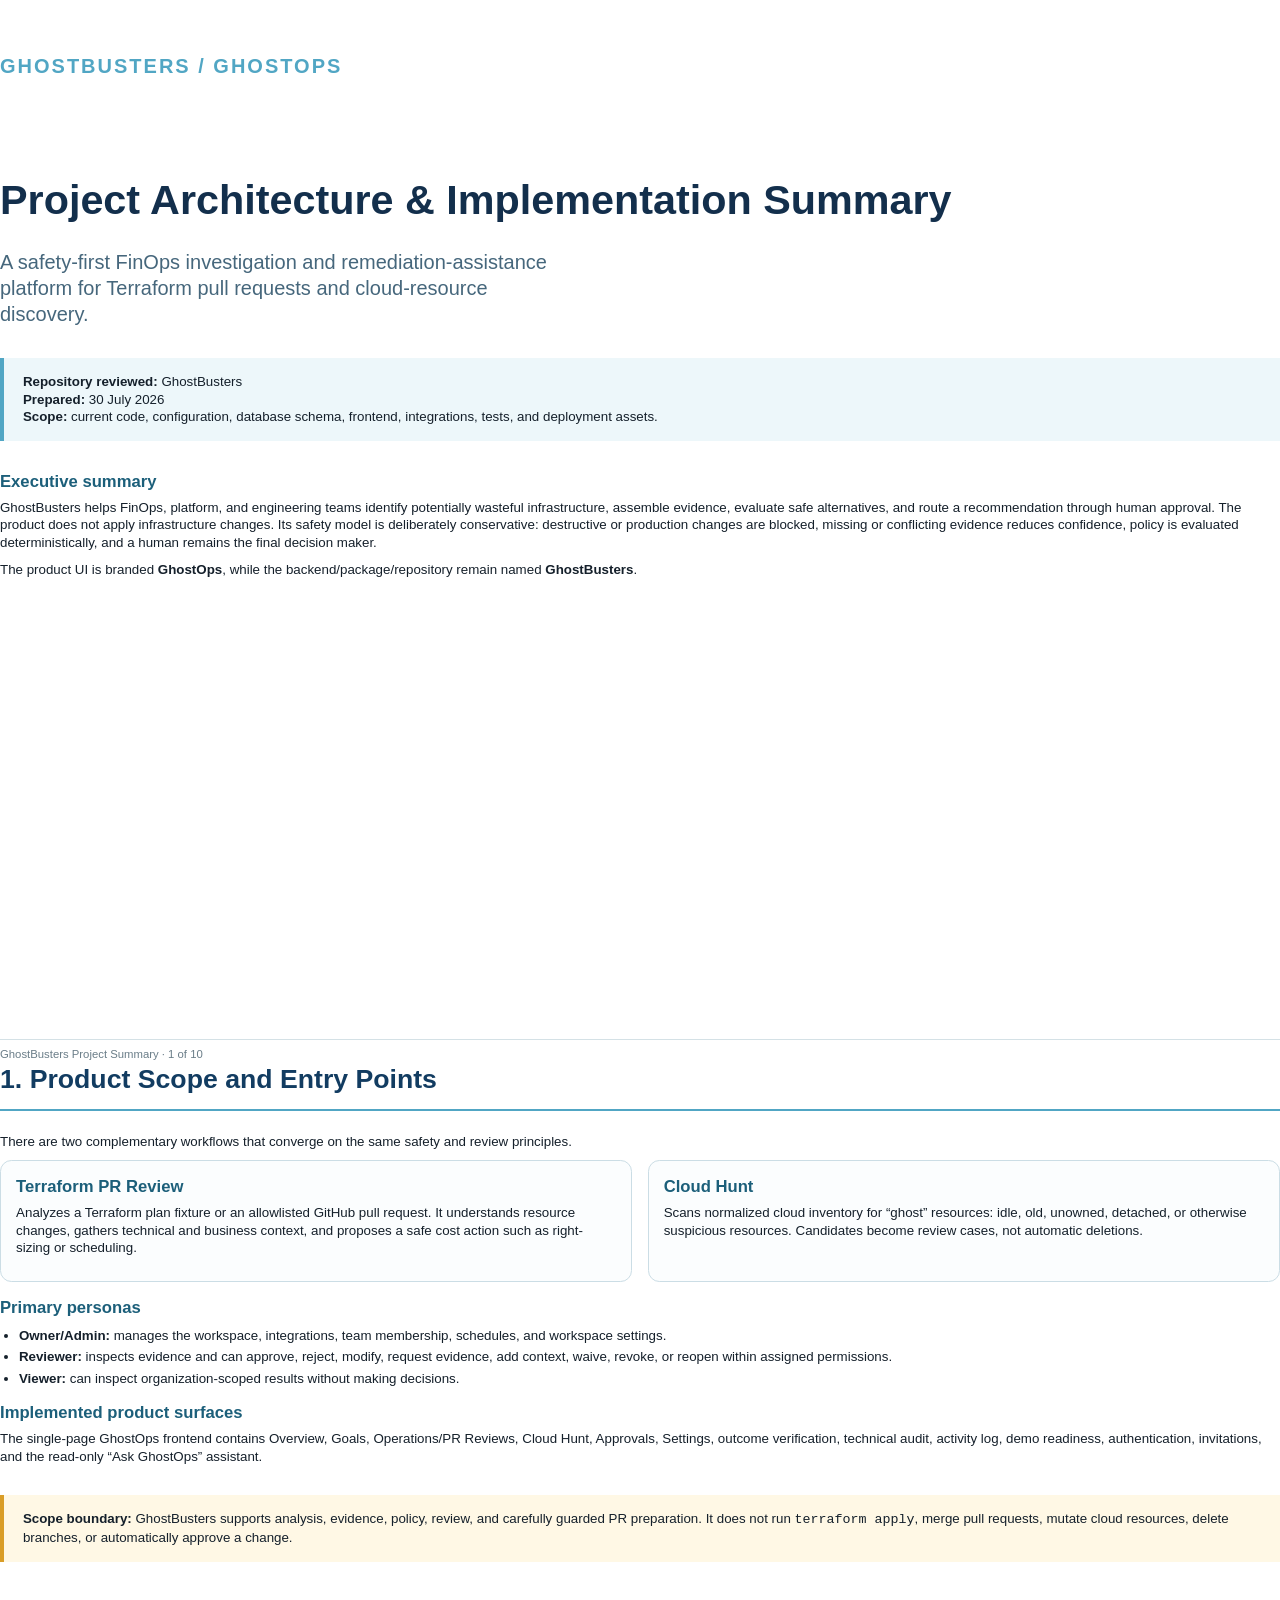
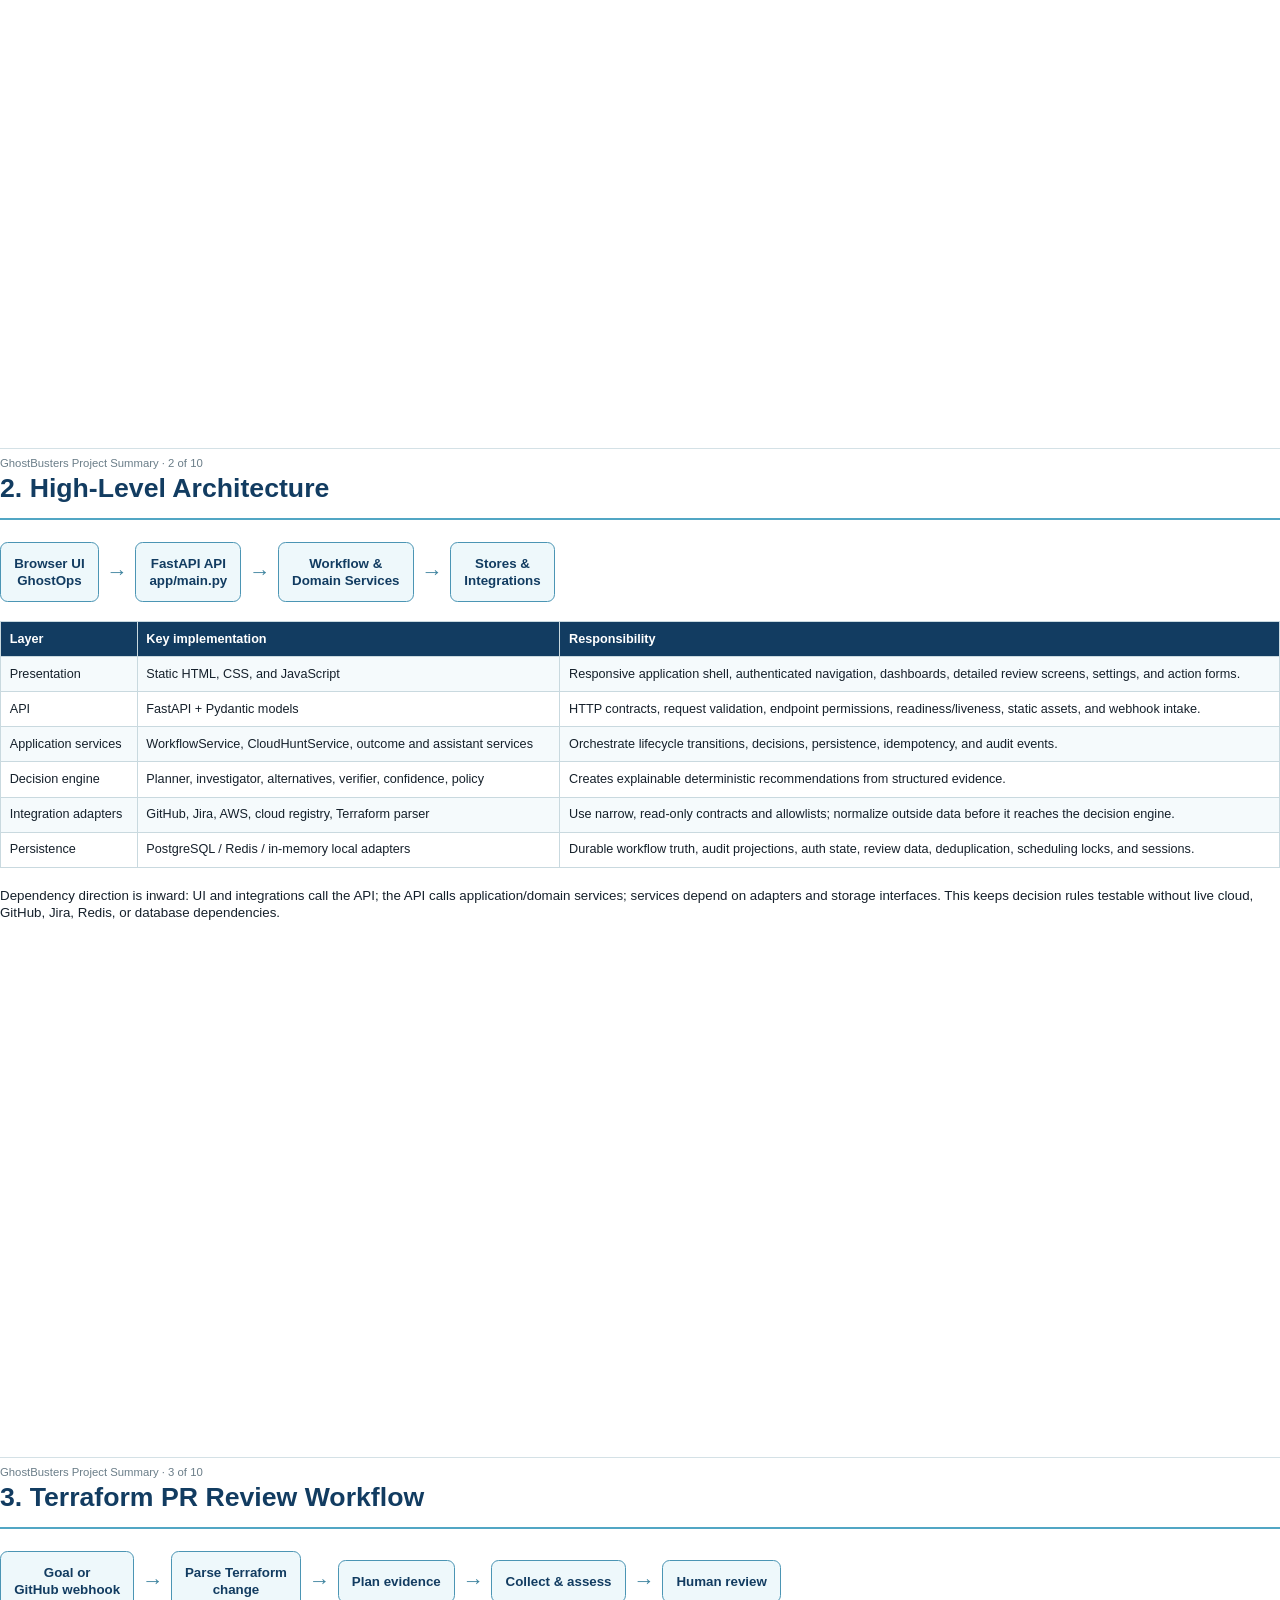
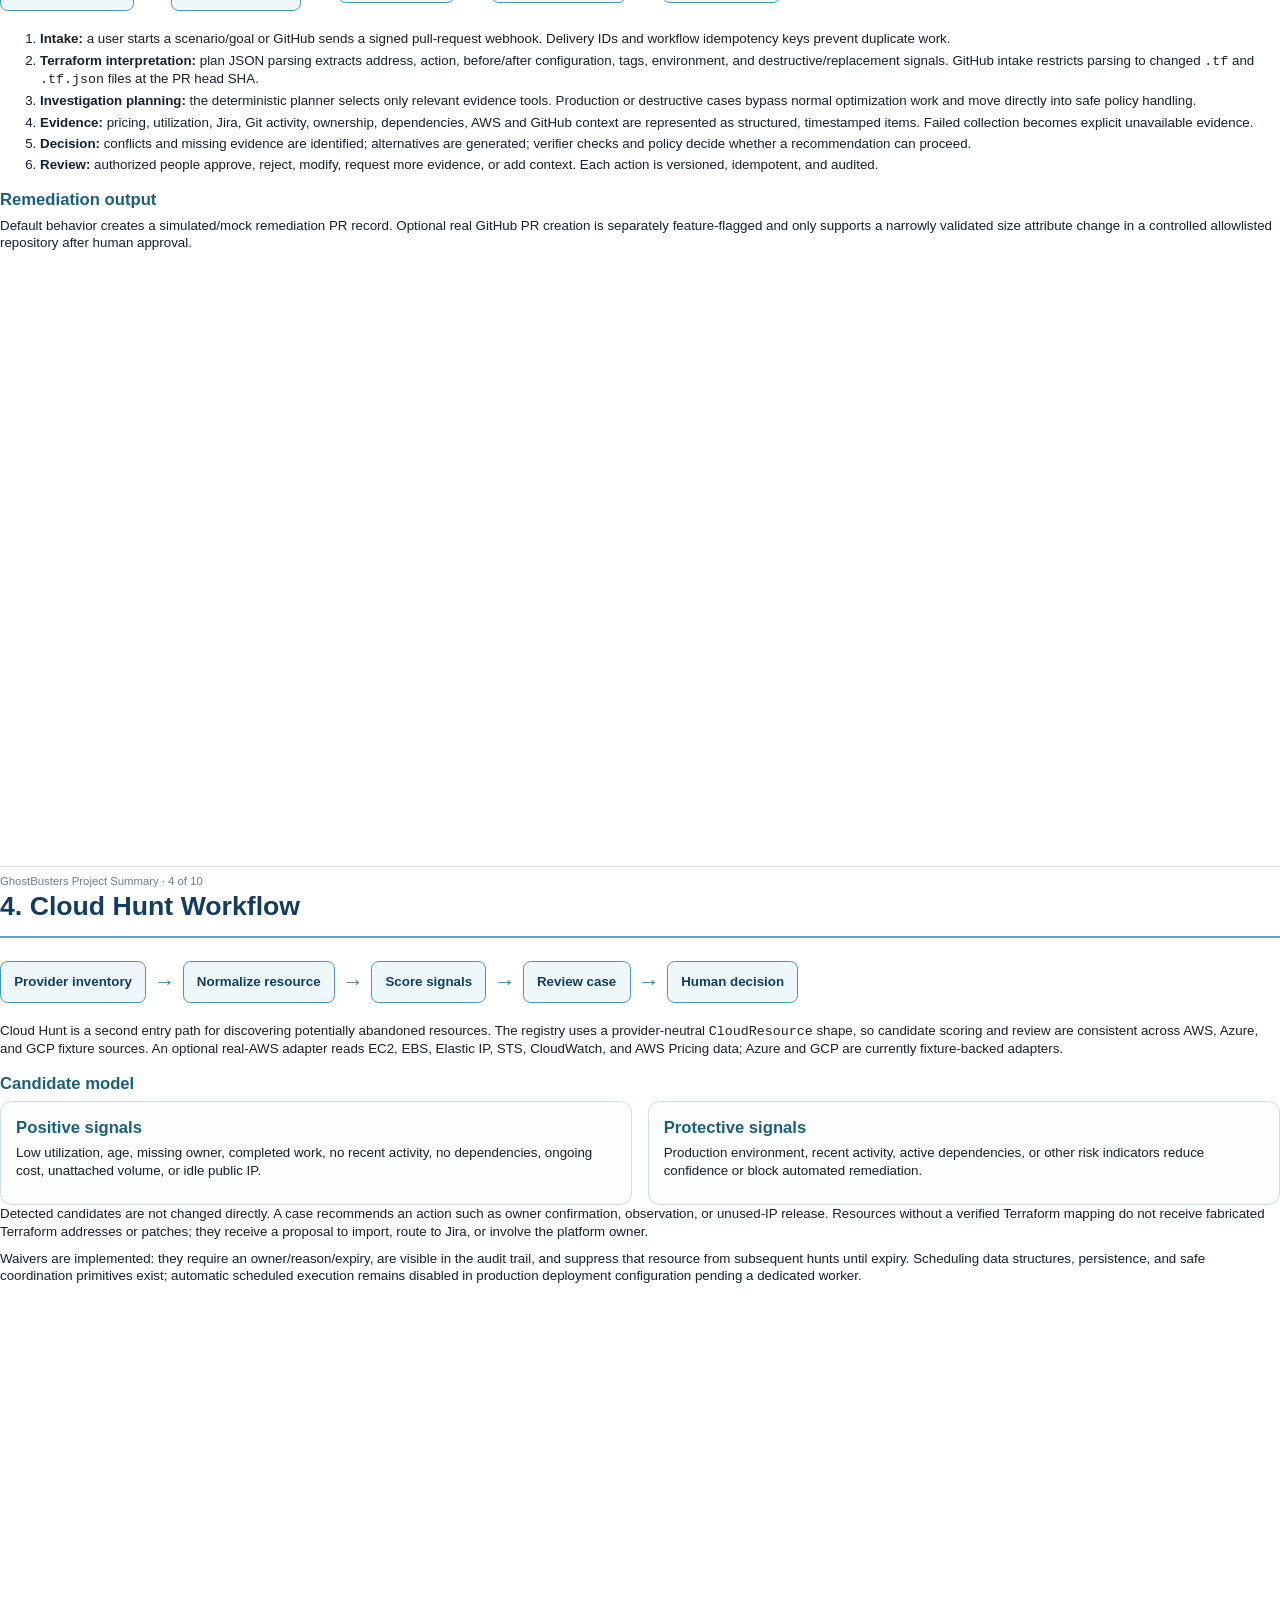
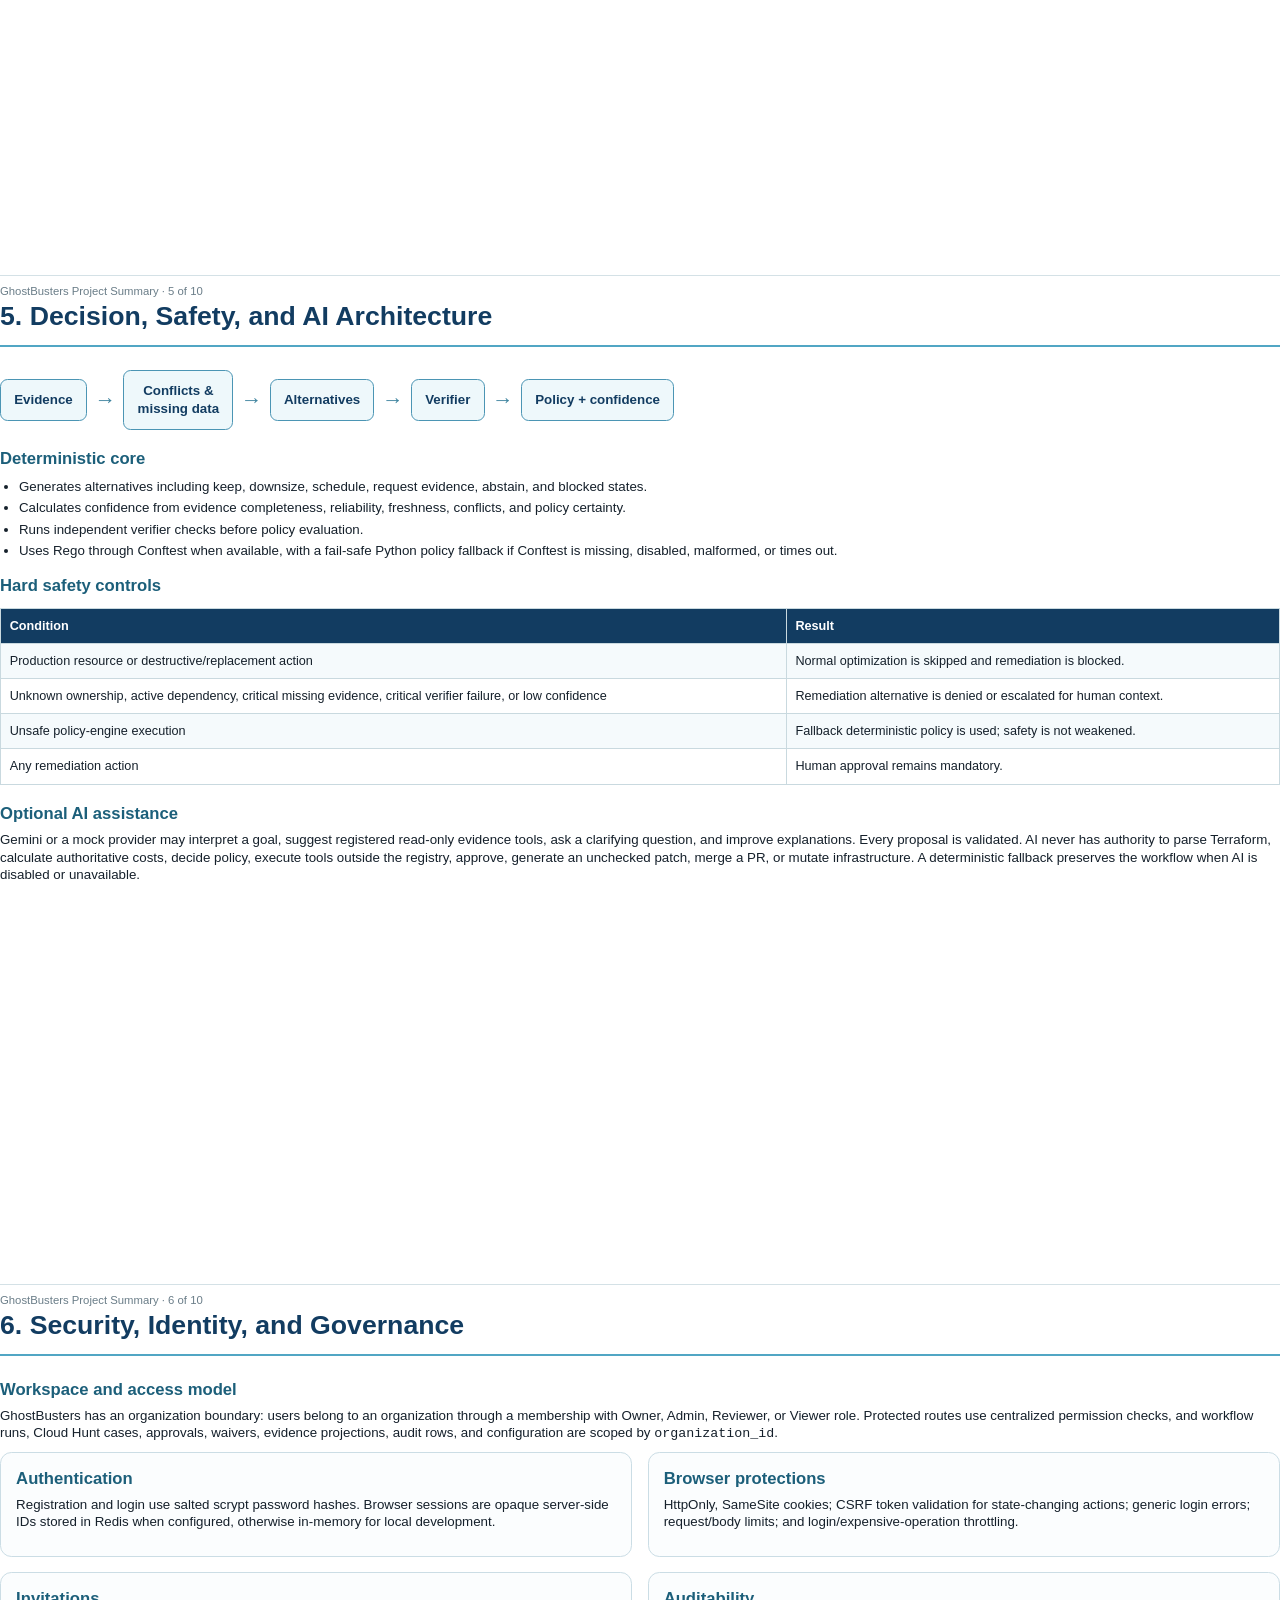
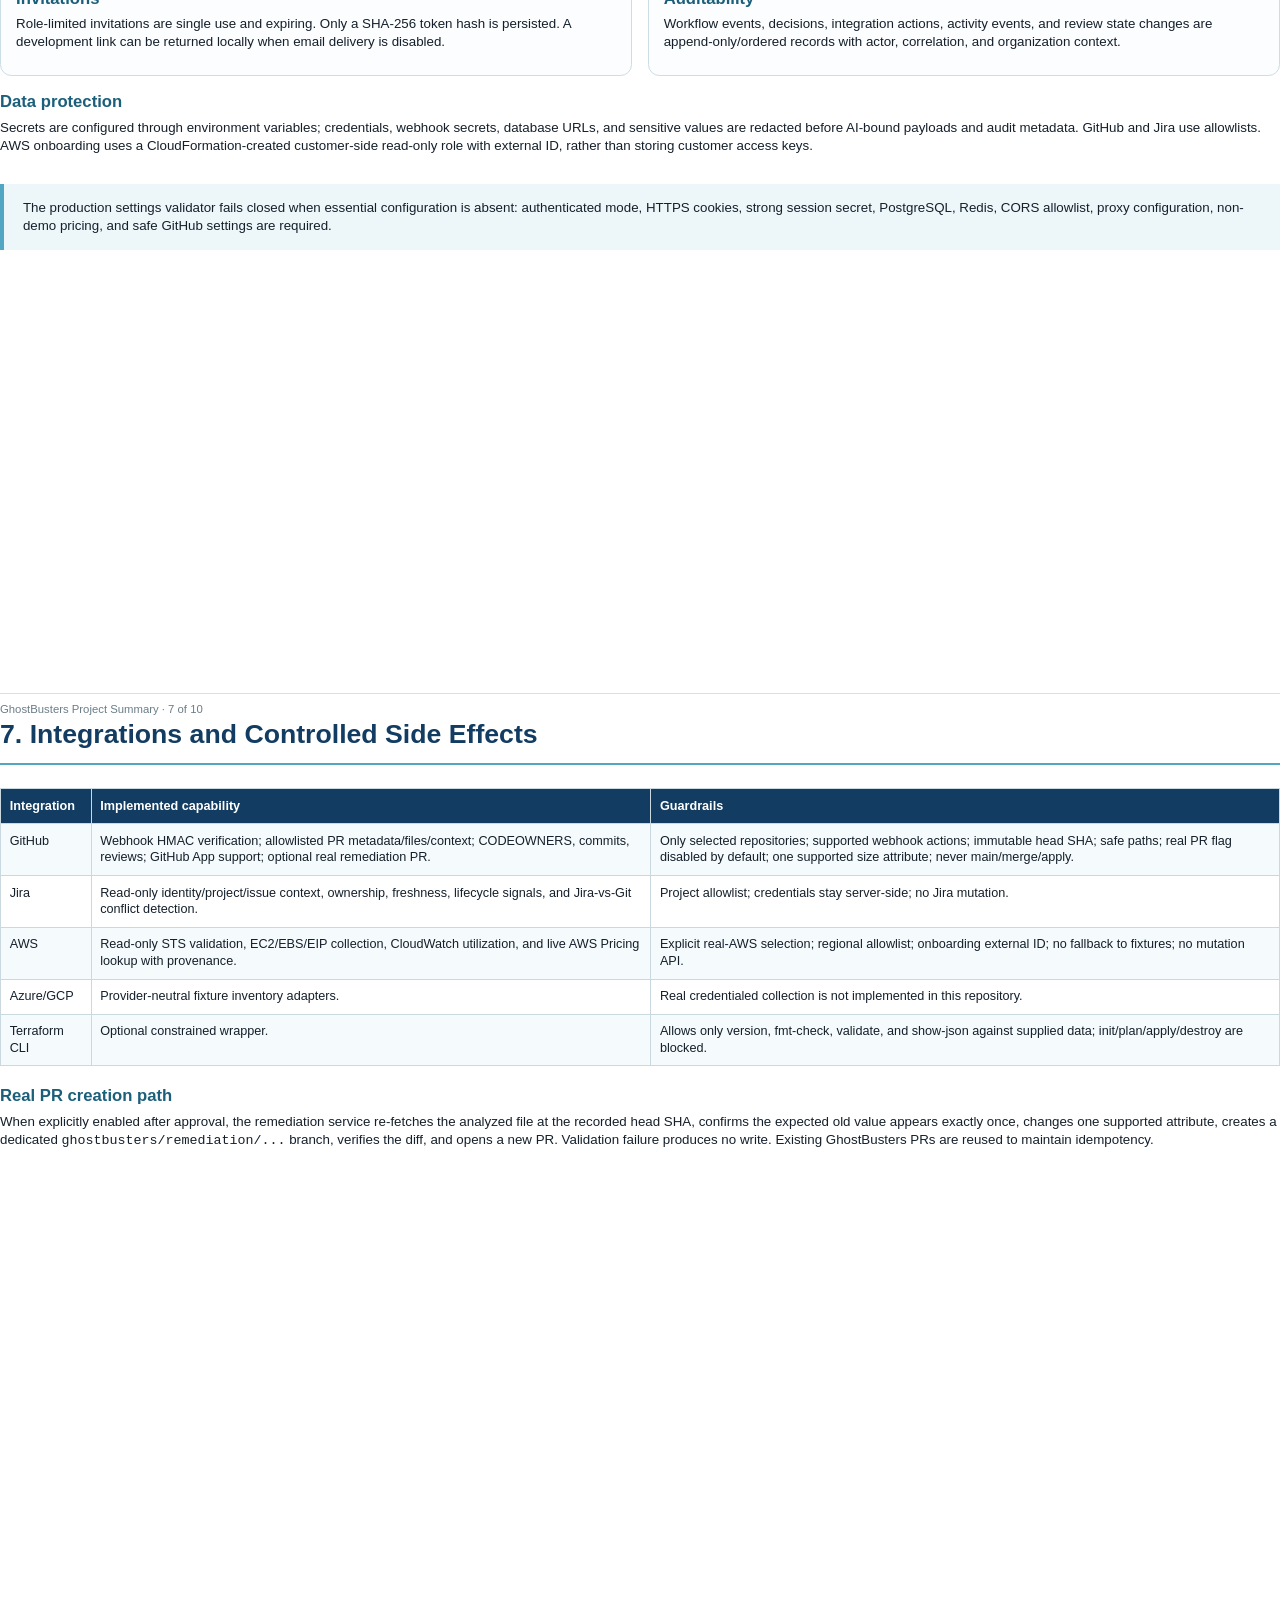
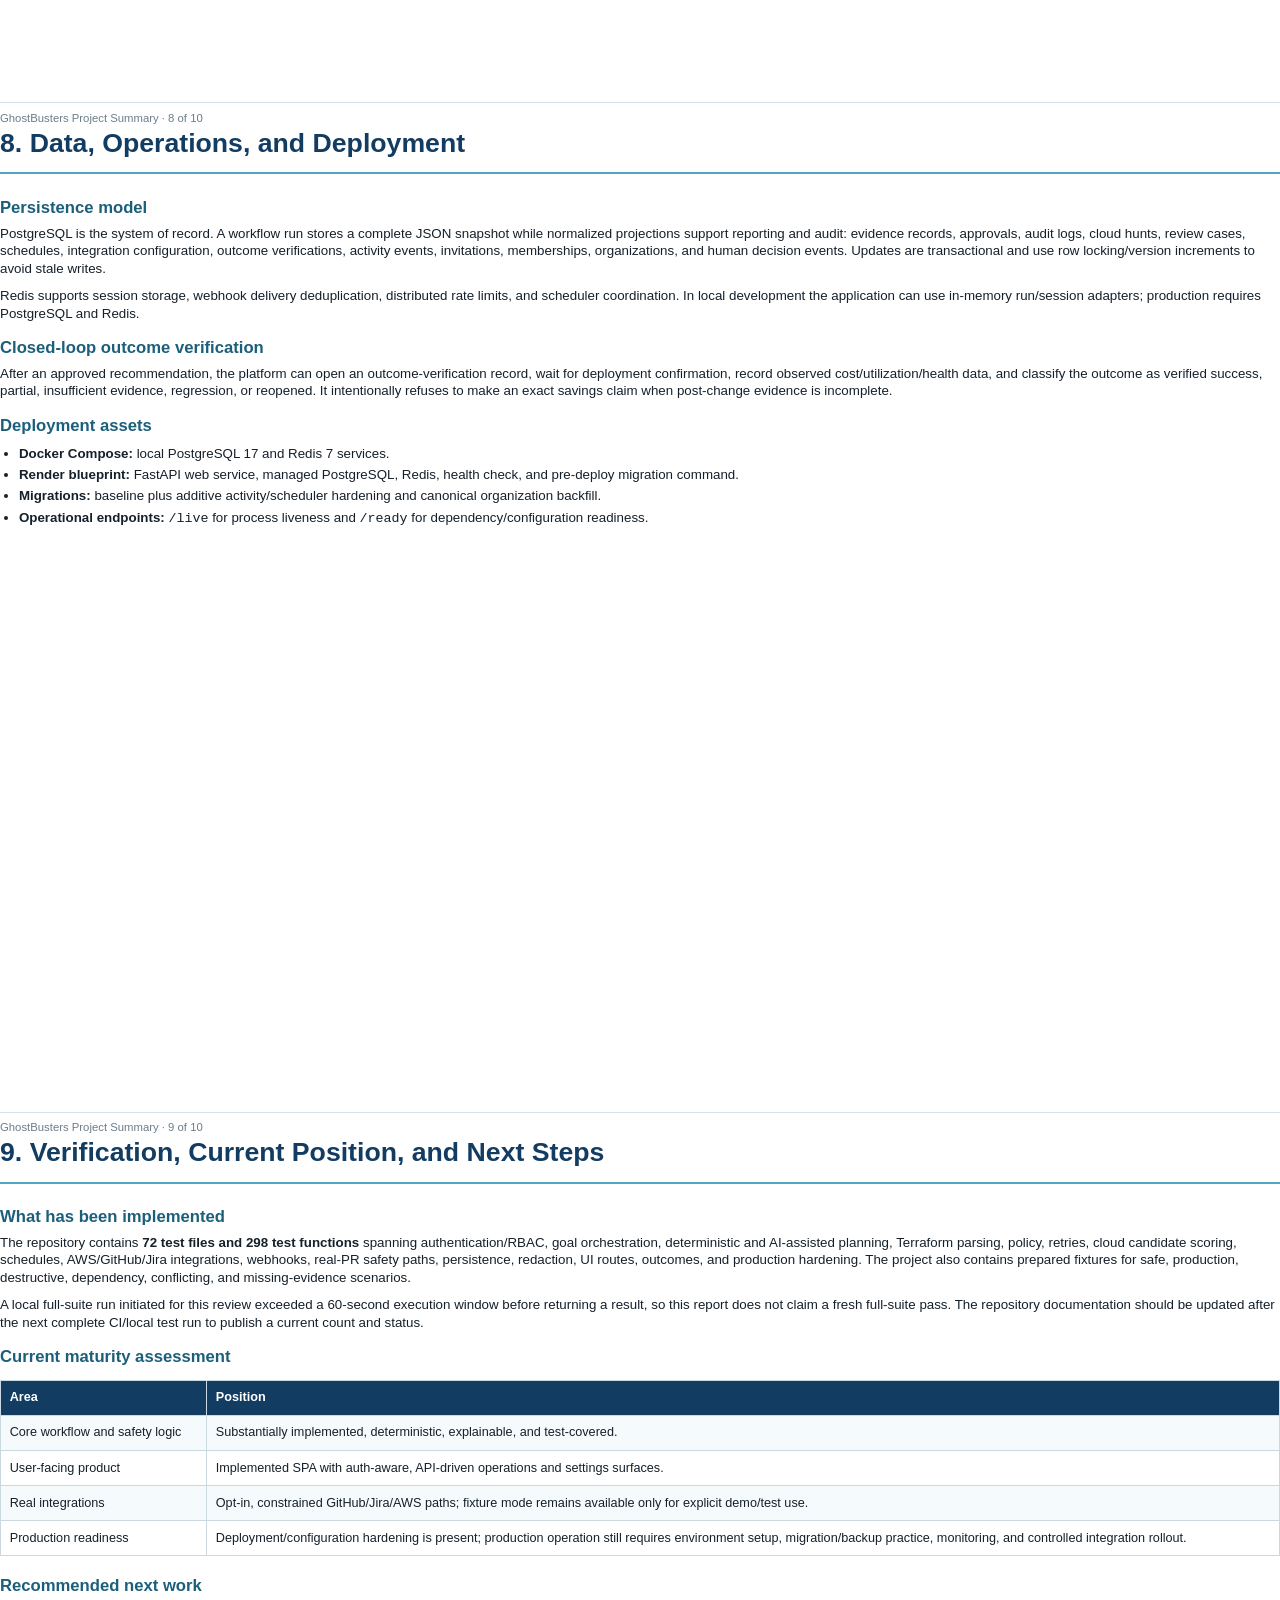
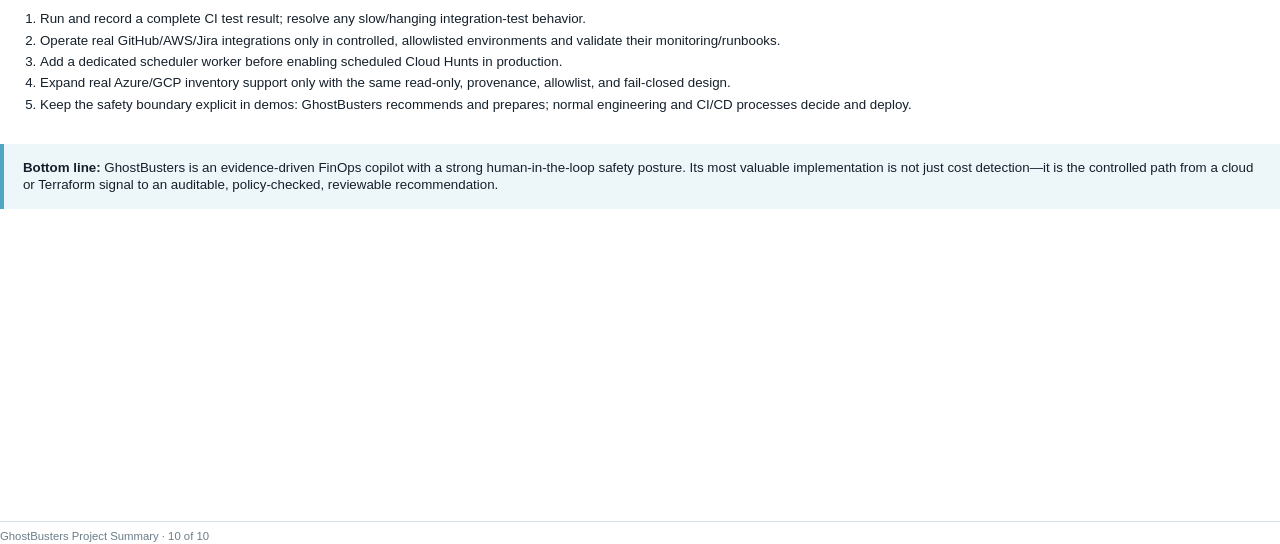
<file: GhostBusters_Project_Summary.html>
<!doctype html>
<html lang="en">
<head>
  <meta charset="utf-8">
  <title>GhostBusters Project Summary</title>
  <style>
    @page { size: A4; margin: 15mm 16mm 14mm; }
    * { box-sizing: border-box; }
    body { font-family: Arial, Helvetica, sans-serif; color: #15202b; font-size: 10pt; line-height: 1.32; margin: 0; }
    .page { min-height: 267mm; page-break-after: always; position: relative; padding-bottom: 12mm; }
    .page:last-child { page-break-after: auto; }
    h1 { color: #132f4c; font-size: 31pt; line-height: 1.08; margin: 26mm 0 7mm; }
    h2 { color: #123c61; font-size: 20pt; border-bottom: 2px solid #51a6c4; padding-bottom: 3mm; margin: 0 0 6mm; }
    h3 { color: #1c5f7a; font-size: 12.5pt; margin: 4mm 0 1.5mm; }
    p { margin: 0 0 2.5mm; }
    ul { margin: 2mm 0 3mm; padding-left: 5mm; }
    li { margin: 1mm 0; }
    .subtitle { font-size: 15pt; color: #46677c; max-width: 145mm; }
    .meta, .callout { background: #edf7fa; border-left: 4px solid #51a6c4; padding: 4mm 5mm; margin: 8mm 0; }
    .warning { background: #fff8e5; border-left-color: #d99d27; }
    .grid { display: grid; grid-template-columns: 1fr 1fr; gap: 4mm; }
    .card { border: 1px solid #cbdde5; border-radius: 3mm; padding: 4mm; background: #fbfdfe; }
    .card h3 { margin-top: 0; }
    .flow { display: flex; flex-wrap: wrap; align-items: center; gap: 2mm; margin: 5mm 0; }
    .node { border: 1px solid #4b95b4; background: #eef8fb; color: #123c61; padding: 3mm 3.5mm; border-radius: 2mm; font-weight: bold; text-align: center; }
    .arrow { color: #3f849f; font-size: 16pt; }
    table { width: 100%; border-collapse: collapse; margin: 3mm 0 5mm; font-size: 9.5pt; }
    th { background: #123c61; color: white; text-align: left; }
    th, td { border: 1px solid #c9d9df; padding: 2.3mm; vertical-align: top; }
    tr:nth-child(even) td { background: #f5fafc; }
    .footer { position: absolute; bottom: 0; left: 0; right: 0; color: #6a7d88; border-top: 1px solid #d4e1e6; padding-top: 2mm; font-size: 8.5pt; }
    .small { font-size: 9pt; color: #51636e; }
    .cover-mark { color: #51a6c4; font-size: 15pt; font-weight: bold; letter-spacing: 2px; margin-top: 14mm; }
    .toc li { margin: 3mm 0; }
  </style>
</head>
<body>
  <section class="page">
    <div class="cover-mark">GHOSTBUSTERS / GHOSTOPS</div>
    <h1>Project Architecture &amp; Implementation Summary</h1>
    <p class="subtitle">A safety-first FinOps investigation and remediation-assistance platform for Terraform pull requests and cloud-resource discovery.</p>
    <div class="meta">
      <strong>Repository reviewed:</strong> GhostBusters<br>
      <strong>Prepared:</strong> 30 July 2026<br>
      <strong>Scope:</strong> current code, configuration, database schema, frontend, integrations, tests, and deployment assets.
    </div>
    <h3>Executive summary</h3>
    <p>GhostBusters helps FinOps, platform, and engineering teams identify potentially wasteful infrastructure, assemble evidence, evaluate safe alternatives, and route a recommendation through human approval. The product does not apply infrastructure changes. Its safety model is deliberately conservative: destructive or production changes are blocked, missing or conflicting evidence reduces confidence, policy is evaluated deterministically, and a human remains the final decision maker.</p>
    <p>The product UI is branded <strong>GhostOps</strong>, while the backend/package/repository remain named <strong>GhostBusters</strong>.</p>
    <div class="footer">GhostBusters Project Summary · 1 of 10</div>
  </section>

  <section class="page">
    <h2>1. Product Scope and Entry Points</h2>
    <p>There are two complementary workflows that converge on the same safety and review principles.</p>
    <div class="grid">
      <article class="card"><h3>Terraform PR Review</h3><p>Analyzes a Terraform plan fixture or an allowlisted GitHub pull request. It understands resource changes, gathers technical and business context, and proposes a safe cost action such as right-sizing or scheduling.</p></article>
      <article class="card"><h3>Cloud Hunt</h3><p>Scans normalized cloud inventory for “ghost” resources: idle, old, unowned, detached, or otherwise suspicious resources. Candidates become review cases, not automatic deletions.</p></article>
    </div>
    <h3>Primary personas</h3>
    <ul>
      <li><strong>Owner/Admin:</strong> manages the workspace, integrations, team membership, schedules, and workspace settings.</li>
      <li><strong>Reviewer:</strong> inspects evidence and can approve, reject, modify, request evidence, add context, waive, revoke, or reopen within assigned permissions.</li>
      <li><strong>Viewer:</strong> can inspect organization-scoped results without making decisions.</li>
    </ul>
    <h3>Implemented product surfaces</h3>
    <p>The single-page GhostOps frontend contains Overview, Goals, Operations/PR Reviews, Cloud Hunt, Approvals, Settings, outcome verification, technical audit, activity log, demo readiness, authentication, invitations, and the read-only “Ask GhostOps” assistant.</p>
    <div class="callout warning"><strong>Scope boundary:</strong> GhostBusters supports analysis, evidence, policy, review, and carefully guarded PR preparation. It does not run <code>terraform apply</code>, merge pull requests, mutate cloud resources, delete branches, or automatically approve a change.</div>
    <div class="footer">GhostBusters Project Summary · 2 of 10</div>
  </section>

  <section class="page">
    <h2>2. High-Level Architecture</h2>
    <div class="flow">
      <div class="node">Browser UI<br>GhostOps</div><div class="arrow">→</div><div class="node">FastAPI API<br>app/main.py</div><div class="arrow">→</div><div class="node">Workflow &amp;<br>Domain Services</div><div class="arrow">→</div><div class="node">Stores &amp;<br>Integrations</div>
    </div>
    <table>
      <tr><th>Layer</th><th>Key implementation</th><th>Responsibility</th></tr>
      <tr><td>Presentation</td><td>Static HTML, CSS, and JavaScript</td><td>Responsive application shell, authenticated navigation, dashboards, detailed review screens, settings, and action forms.</td></tr>
      <tr><td>API</td><td>FastAPI + Pydantic models</td><td>HTTP contracts, request validation, endpoint permissions, readiness/liveness, static assets, and webhook intake.</td></tr>
      <tr><td>Application services</td><td>WorkflowService, CloudHuntService, outcome and assistant services</td><td>Orchestrate lifecycle transitions, decisions, persistence, idempotency, and audit events.</td></tr>
      <tr><td>Decision engine</td><td>Planner, investigator, alternatives, verifier, confidence, policy</td><td>Creates explainable deterministic recommendations from structured evidence.</td></tr>
      <tr><td>Integration adapters</td><td>GitHub, Jira, AWS, cloud registry, Terraform parser</td><td>Use narrow, read-only contracts and allowlists; normalize outside data before it reaches the decision engine.</td></tr>
      <tr><td>Persistence</td><td>PostgreSQL / Redis / in-memory local adapters</td><td>Durable workflow truth, audit projections, auth state, review data, deduplication, scheduling locks, and sessions.</td></tr>
    </table>
    <p>Dependency direction is inward: UI and integrations call the API; the API calls application/domain services; services depend on adapters and storage interfaces. This keeps decision rules testable without live cloud, GitHub, Jira, Redis, or database dependencies.</p>
    <div class="footer">GhostBusters Project Summary · 3 of 10</div>
  </section>

  <section class="page">
    <h2>3. Terraform PR Review Workflow</h2>
    <div class="flow">
      <div class="node">Goal or<br>GitHub webhook</div><div class="arrow">→</div><div class="node">Parse Terraform<br>change</div><div class="arrow">→</div><div class="node">Plan evidence</div><div class="arrow">→</div><div class="node">Collect &amp; assess</div><div class="arrow">→</div><div class="node">Human review</div>
    </div>
    <ol>
      <li><strong>Intake:</strong> a user starts a scenario/goal or GitHub sends a signed pull-request webhook. Delivery IDs and workflow idempotency keys prevent duplicate work.</li>
      <li><strong>Terraform interpretation:</strong> plan JSON parsing extracts address, action, before/after configuration, tags, environment, and destructive/replacement signals. GitHub intake restricts parsing to changed <code>.tf</code> and <code>.tf.json</code> files at the PR head SHA.</li>
      <li><strong>Investigation planning:</strong> the deterministic planner selects only relevant evidence tools. Production or destructive cases bypass normal optimization work and move directly into safe policy handling.</li>
      <li><strong>Evidence:</strong> pricing, utilization, Jira, Git activity, ownership, dependencies, AWS and GitHub context are represented as structured, timestamped items. Failed collection becomes explicit unavailable evidence.</li>
      <li><strong>Decision:</strong> conflicts and missing evidence are identified; alternatives are generated; verifier checks and policy decide whether a recommendation can proceed.</li>
      <li><strong>Review:</strong> authorized people approve, reject, modify, request more evidence, or add context. Each action is versioned, idempotent, and audited.</li>
    </ol>
    <h3>Remediation output</h3>
    <p>Default behavior creates a simulated/mock remediation PR record. Optional real GitHub PR creation is separately feature-flagged and only supports a narrowly validated size attribute change in a controlled allowlisted repository after human approval.</p>
    <div class="footer">GhostBusters Project Summary · 4 of 10</div>
  </section>

  <section class="page">
    <h2>4. Cloud Hunt Workflow</h2>
    <div class="flow">
      <div class="node">Provider inventory</div><div class="arrow">→</div><div class="node">Normalize resource</div><div class="arrow">→</div><div class="node">Score signals</div><div class="arrow">→</div><div class="node">Review case</div><div class="arrow">→</div><div class="node">Human decision</div>
    </div>
    <p>Cloud Hunt is a second entry path for discovering potentially abandoned resources. The registry uses a provider-neutral <code>CloudResource</code> shape, so candidate scoring and review are consistent across AWS, Azure, and GCP fixture sources. An optional real-AWS adapter reads EC2, EBS, Elastic IP, STS, CloudWatch, and AWS Pricing data; Azure and GCP are currently fixture-backed adapters.</p>
    <h3>Candidate model</h3>
    <div class="grid">
      <article class="card"><h3>Positive signals</h3><p>Low utilization, age, missing owner, completed work, no recent activity, no dependencies, ongoing cost, unattached volume, or idle public IP.</p></article>
      <article class="card"><h3>Protective signals</h3><p>Production environment, recent activity, active dependencies, or other risk indicators reduce confidence or block automated remediation.</p></article>
    </div>
    <p>Detected candidates are not changed directly. A case recommends an action such as owner confirmation, observation, or unused-IP release. Resources without a verified Terraform mapping do not receive fabricated Terraform addresses or patches; they receive a proposal to import, route to Jira, or involve the platform owner.</p>
    <p>Waivers are implemented: they require an owner/reason/expiry, are visible in the audit trail, and suppress that resource from subsequent hunts until expiry. Scheduling data structures, persistence, and safe coordination primitives exist; automatic scheduled execution remains disabled in production deployment configuration pending a dedicated worker.</p>
    <div class="footer">GhostBusters Project Summary · 5 of 10</div>
  </section>

  <section class="page">
    <h2>5. Decision, Safety, and AI Architecture</h2>
    <div class="flow">
      <div class="node">Evidence</div><div class="arrow">→</div><div class="node">Conflicts &amp;<br>missing data</div><div class="arrow">→</div><div class="node">Alternatives</div><div class="arrow">→</div><div class="node">Verifier</div><div class="arrow">→</div><div class="node">Policy + confidence</div>
    </div>
    <h3>Deterministic core</h3>
    <ul>
      <li>Generates alternatives including keep, downsize, schedule, request evidence, abstain, and blocked states.</li>
      <li>Calculates confidence from evidence completeness, reliability, freshness, conflicts, and policy certainty.</li>
      <li>Runs independent verifier checks before policy evaluation.</li>
      <li>Uses Rego through Conftest when available, with a fail-safe Python policy fallback if Conftest is missing, disabled, malformed, or times out.</li>
    </ul>
    <h3>Hard safety controls</h3>
    <table>
      <tr><th>Condition</th><th>Result</th></tr>
      <tr><td>Production resource or destructive/replacement action</td><td>Normal optimization is skipped and remediation is blocked.</td></tr>
      <tr><td>Unknown ownership, active dependency, critical missing evidence, critical verifier failure, or low confidence</td><td>Remediation alternative is denied or escalated for human context.</td></tr>
      <tr><td>Unsafe policy-engine execution</td><td>Fallback deterministic policy is used; safety is not weakened.</td></tr>
      <tr><td>Any remediation action</td><td>Human approval remains mandatory.</td></tr>
    </table>
    <h3>Optional AI assistance</h3>
    <p>Gemini or a mock provider may interpret a goal, suggest registered read-only evidence tools, ask a clarifying question, and improve explanations. Every proposal is validated. AI never has authority to parse Terraform, calculate authoritative costs, decide policy, execute tools outside the registry, approve, generate an unchecked patch, merge a PR, or mutate infrastructure. A deterministic fallback preserves the workflow when AI is disabled or unavailable.</p>
    <div class="footer">GhostBusters Project Summary · 6 of 10</div>
  </section>

  <section class="page">
    <h2>6. Security, Identity, and Governance</h2>
    <h3>Workspace and access model</h3>
    <p>GhostBusters has an organization boundary: users belong to an organization through a membership with Owner, Admin, Reviewer, or Viewer role. Protected routes use centralized permission checks, and workflow runs, Cloud Hunt cases, approvals, waivers, evidence projections, audit rows, and configuration are scoped by <code>organization_id</code>.</p>
    <div class="grid">
      <article class="card"><h3>Authentication</h3><p>Registration and login use salted scrypt password hashes. Browser sessions are opaque server-side IDs stored in Redis when configured, otherwise in-memory for local development.</p></article>
      <article class="card"><h3>Browser protections</h3><p>HttpOnly, SameSite cookies; CSRF token validation for state-changing actions; generic login errors; request/body limits; and login/expensive-operation throttling.</p></article>
      <article class="card"><h3>Invitations</h3><p>Role-limited invitations are single use and expiring. Only a SHA-256 token hash is persisted. A development link can be returned locally when email delivery is disabled.</p></article>
      <article class="card"><h3>Auditability</h3><p>Workflow events, decisions, integration actions, activity events, and review state changes are append-only/ordered records with actor, correlation, and organization context.</p></article>
    </div>
    <h3>Data protection</h3>
    <p>Secrets are configured through environment variables; credentials, webhook secrets, database URLs, and sensitive values are redacted before AI-bound payloads and audit metadata. GitHub and Jira use allowlists. AWS onboarding uses a CloudFormation-created customer-side read-only role with external ID, rather than storing customer access keys.</p>
    <div class="callout">The production settings validator fails closed when essential configuration is absent: authenticated mode, HTTPS cookies, strong session secret, PostgreSQL, Redis, CORS allowlist, proxy configuration, non-demo pricing, and safe GitHub settings are required.</div>
    <div class="footer">GhostBusters Project Summary · 7 of 10</div>
  </section>

  <section class="page">
    <h2>7. Integrations and Controlled Side Effects</h2>
    <table>
      <tr><th>Integration</th><th>Implemented capability</th><th>Guardrails</th></tr>
      <tr><td>GitHub</td><td>Webhook HMAC verification; allowlisted PR metadata/files/context; CODEOWNERS, commits, reviews; GitHub App support; optional real remediation PR.</td><td>Only selected repositories; supported webhook actions; immutable head SHA; safe paths; real PR flag disabled by default; one supported size attribute; never main/merge/apply.</td></tr>
      <tr><td>Jira</td><td>Read-only identity/project/issue context, ownership, freshness, lifecycle signals, and Jira-vs-Git conflict detection.</td><td>Project allowlist; credentials stay server-side; no Jira mutation.</td></tr>
      <tr><td>AWS</td><td>Read-only STS validation, EC2/EBS/EIP collection, CloudWatch utilization, and live AWS Pricing lookup with provenance.</td><td>Explicit real-AWS selection; regional allowlist; onboarding external ID; no fallback to fixtures; no mutation API.</td></tr>
      <tr><td>Azure/GCP</td><td>Provider-neutral fixture inventory adapters.</td><td>Real credentialed collection is not implemented in this repository.</td></tr>
      <tr><td>Terraform CLI</td><td>Optional constrained wrapper.</td><td>Allows only version, fmt-check, validate, and show-json against supplied data; init/plan/apply/destroy are blocked.</td></tr>
    </table>
    <h3>Real PR creation path</h3>
    <p>When explicitly enabled after approval, the remediation service re-fetches the analyzed file at the recorded head SHA, confirms the expected old value appears exactly once, changes one supported attribute, creates a dedicated <code>ghostbusters/remediation/...</code> branch, verifies the diff, and opens a new PR. Validation failure produces no write. Existing GhostBusters PRs are reused to maintain idempotency.</p>
    <div class="footer">GhostBusters Project Summary · 8 of 10</div>
  </section>

  <section class="page">
    <h2>8. Data, Operations, and Deployment</h2>
    <h3>Persistence model</h3>
    <p>PostgreSQL is the system of record. A workflow run stores a complete JSON snapshot while normalized projections support reporting and audit: evidence records, approvals, audit logs, cloud hunts, review cases, schedules, integration configuration, outcome verifications, activity events, invitations, memberships, organizations, and human decision events. Updates are transactional and use row locking/version increments to avoid stale writes.</p>
    <p>Redis supports session storage, webhook delivery deduplication, distributed rate limits, and scheduler coordination. In local development the application can use in-memory run/session adapters; production requires PostgreSQL and Redis.</p>
    <h3>Closed-loop outcome verification</h3>
    <p>After an approved recommendation, the platform can open an outcome-verification record, wait for deployment confirmation, record observed cost/utilization/health data, and classify the outcome as verified success, partial, insufficient evidence, regression, or reopened. It intentionally refuses to make an exact savings claim when post-change evidence is incomplete.</p>
    <h3>Deployment assets</h3>
    <ul>
      <li><strong>Docker Compose:</strong> local PostgreSQL 17 and Redis 7 services.</li>
      <li><strong>Render blueprint:</strong> FastAPI web service, managed PostgreSQL, Redis, health check, and pre-deploy migration command.</li>
      <li><strong>Migrations:</strong> baseline plus additive activity/scheduler hardening and canonical organization backfill.</li>
      <li><strong>Operational endpoints:</strong> <code>/live</code> for process liveness and <code>/ready</code> for dependency/configuration readiness.</li>
    </ul>
    <div class="footer">GhostBusters Project Summary · 9 of 10</div>
  </section>

  <section class="page">
    <h2>9. Verification, Current Position, and Next Steps</h2>
    <h3>What has been implemented</h3>
    <p>The repository contains <strong>72 test files and 298 test functions</strong> spanning authentication/RBAC, goal orchestration, deterministic and AI-assisted planning, Terraform parsing, policy, retries, cloud candidate scoring, schedules, AWS/GitHub/Jira integrations, webhooks, real-PR safety paths, persistence, redaction, UI routes, outcomes, and production hardening. The project also contains prepared fixtures for safe, production, destructive, dependency, conflicting, and missing-evidence scenarios.</p>
    <p>A local full-suite run initiated for this review exceeded a 60-second execution window before returning a result, so this report does not claim a fresh full-suite pass. The repository documentation should be updated after the next complete CI/local test run to publish a current count and status.</p>
    <h3>Current maturity assessment</h3>
    <table>
      <tr><th>Area</th><th>Position</th></tr>
      <tr><td>Core workflow and safety logic</td><td>Substantially implemented, deterministic, explainable, and test-covered.</td></tr>
      <tr><td>User-facing product</td><td>Implemented SPA with auth-aware, API-driven operations and settings surfaces.</td></tr>
      <tr><td>Real integrations</td><td>Opt-in, constrained GitHub/Jira/AWS paths; fixture mode remains available only for explicit demo/test use.</td></tr>
      <tr><td>Production readiness</td><td>Deployment/configuration hardening is present; production operation still requires environment setup, migration/backup practice, monitoring, and controlled integration rollout.</td></tr>
    </table>
    <h3>Recommended next work</h3>
    <ol>
      <li>Run and record a complete CI test result; resolve any slow/hanging integration-test behavior.</li>
      <li>Operate real GitHub/AWS/Jira integrations only in controlled, allowlisted environments and validate their monitoring/runbooks.</li>
      <li>Add a dedicated scheduler worker before enabling scheduled Cloud Hunts in production.</li>
      <li>Expand real Azure/GCP inventory support only with the same read-only, provenance, allowlist, and fail-closed design.</li>
      <li>Keep the safety boundary explicit in demos: GhostBusters recommends and prepares; normal engineering and CI/CD processes decide and deploy.</li>
    </ol>
    <div class="callout"><strong>Bottom line:</strong> GhostBusters is an evidence-driven FinOps copilot with a strong human-in-the-loop safety posture. Its most valuable implementation is not just cost detection—it is the controlled path from a cloud or Terraform signal to an auditable, policy-checked, reviewable recommendation.</div>
    <div class="footer">GhostBusters Project Summary · 10 of 10</div>
  </section>
</body>
</html>
</file>
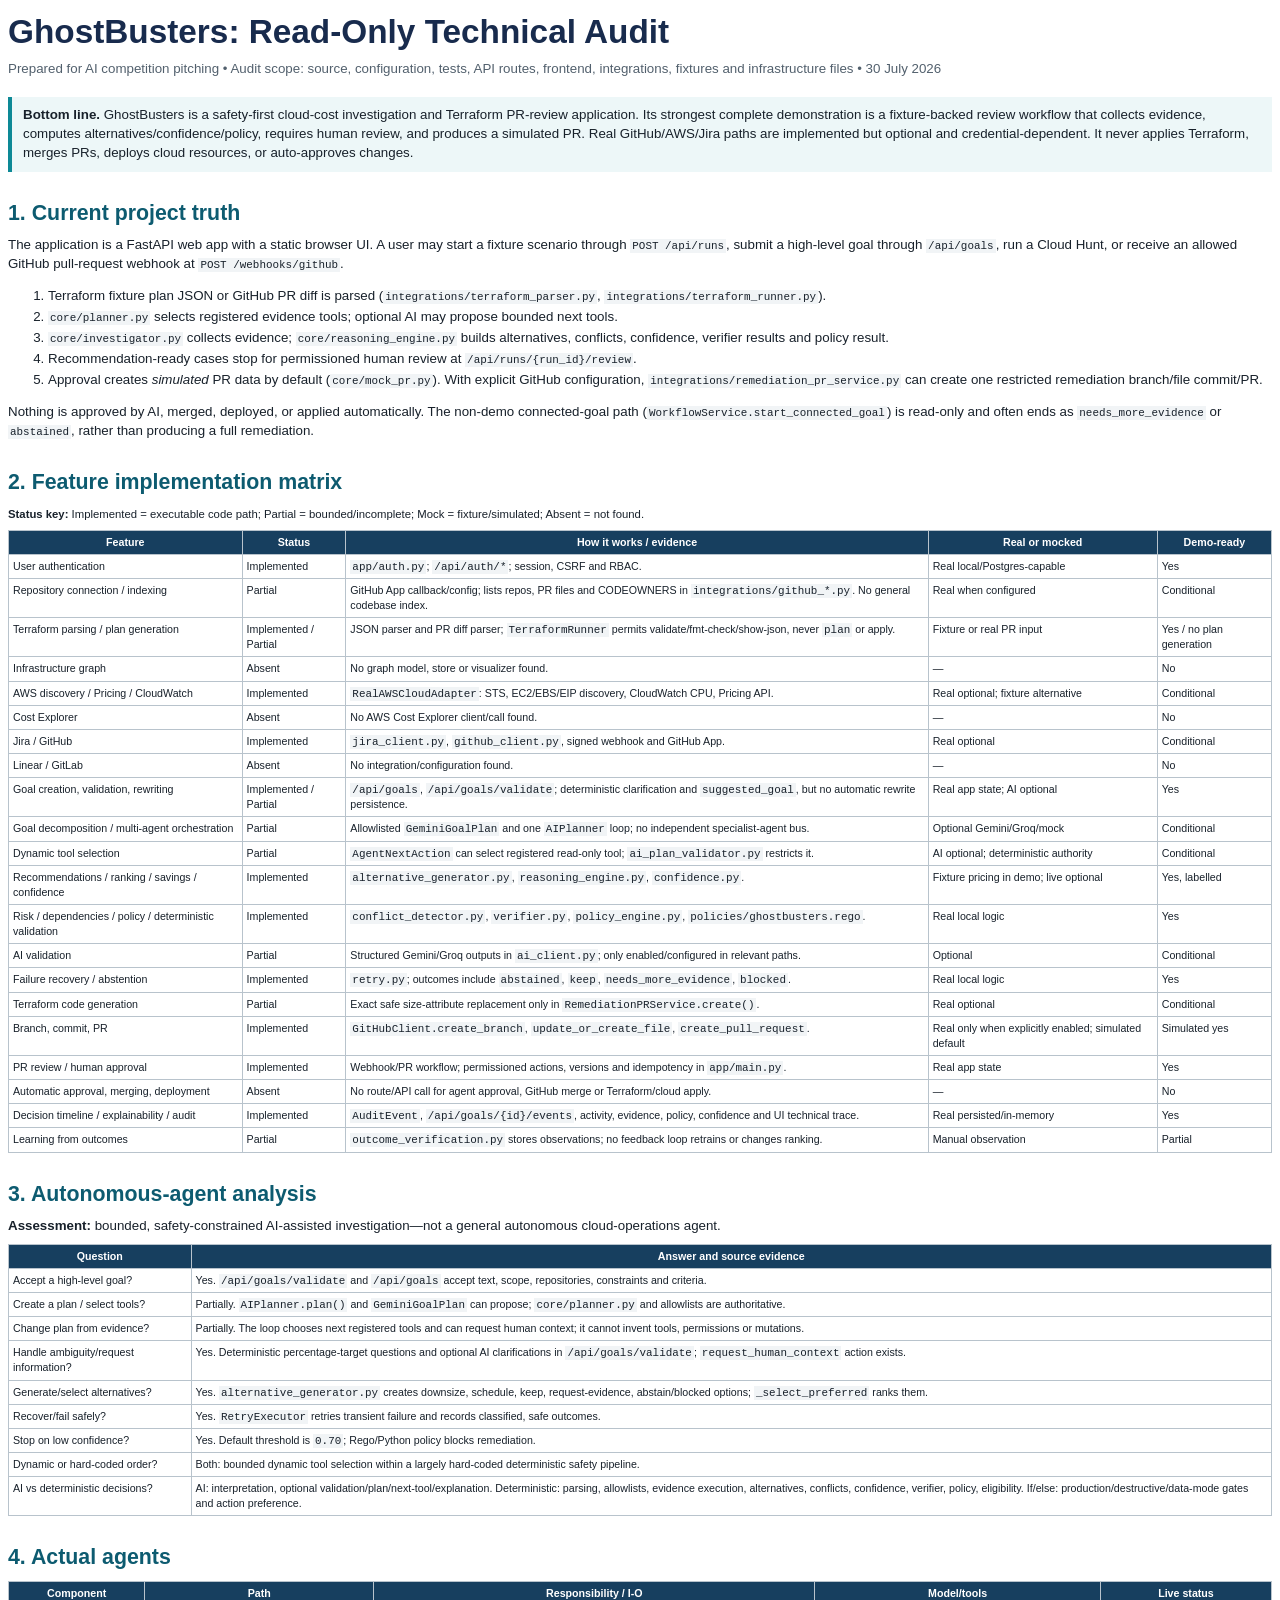
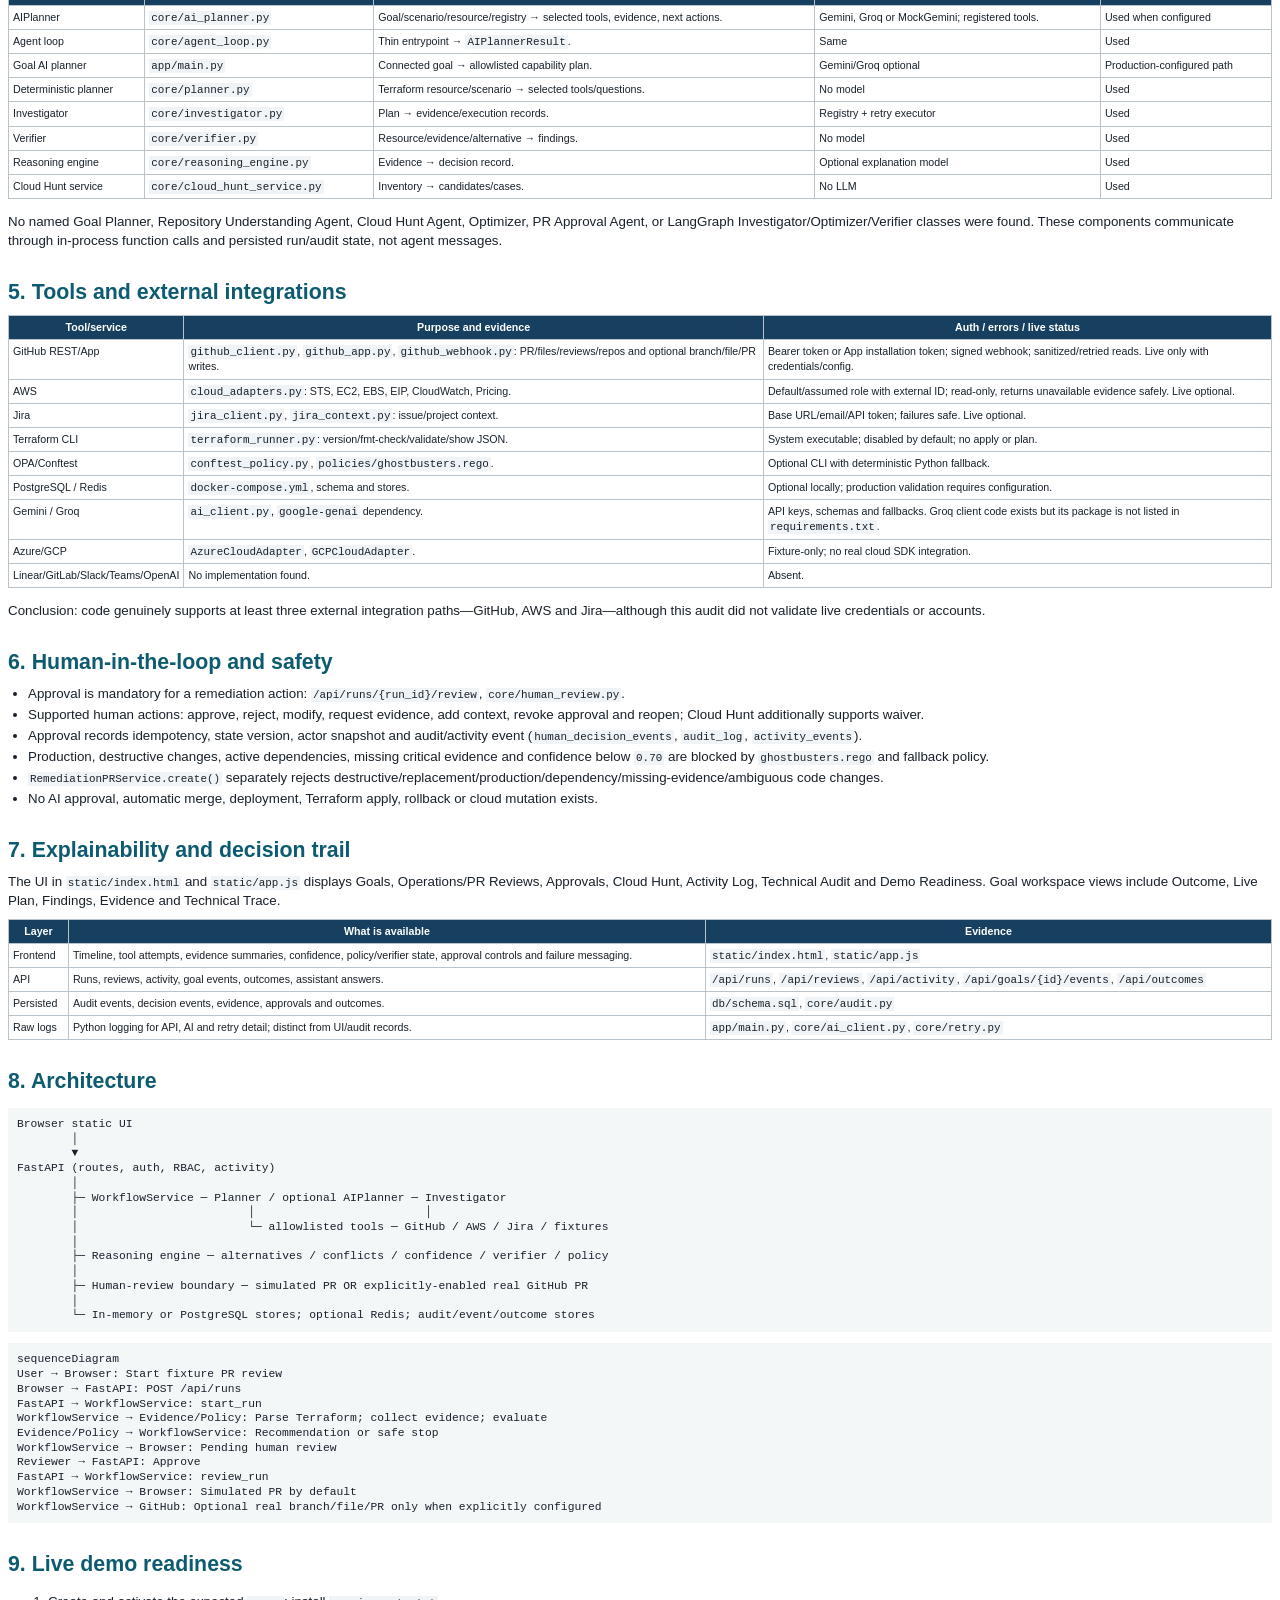
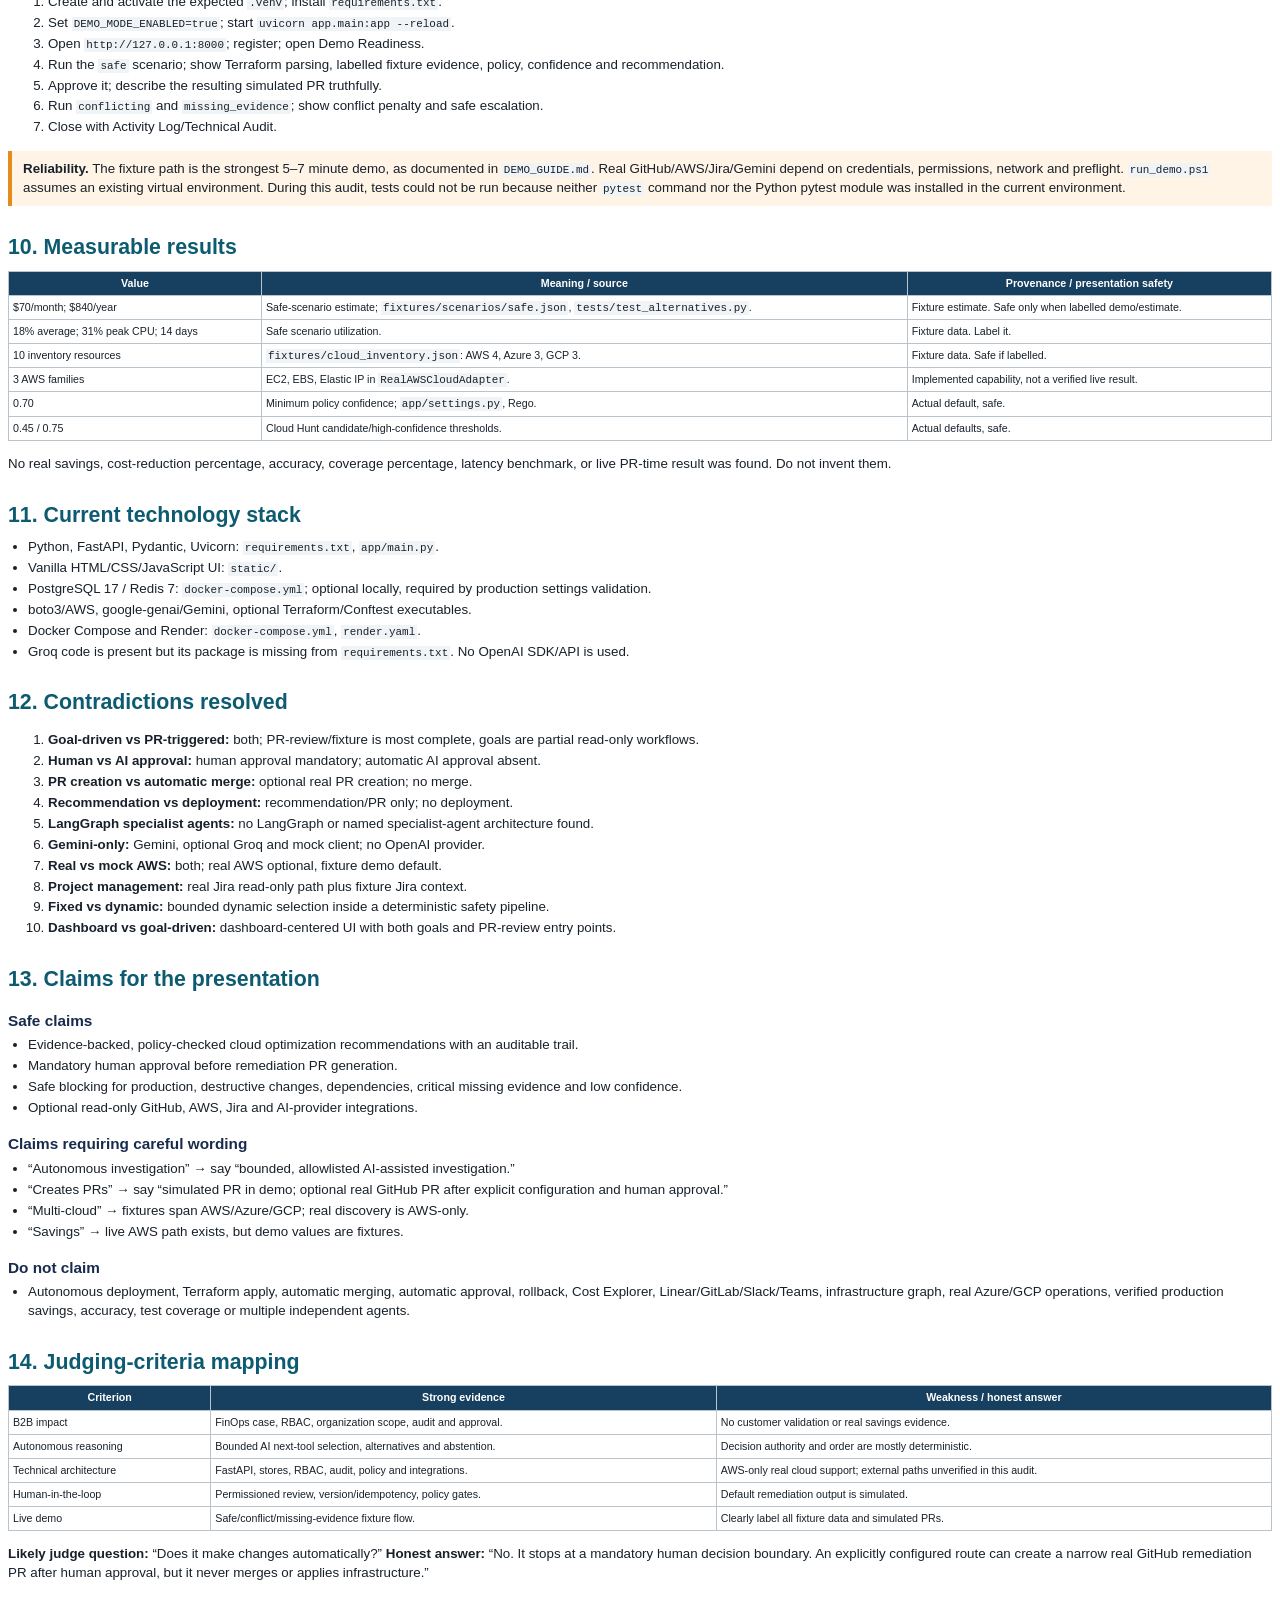
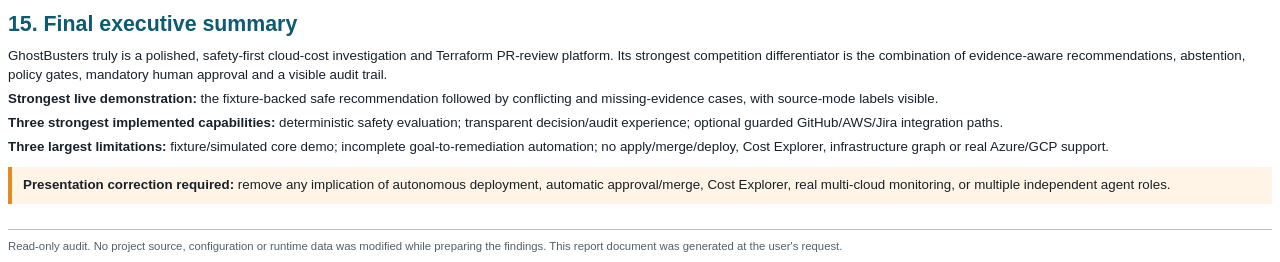
<file: GhostBusters_Technical_Audit_Report.html>
<!doctype html>
<html lang="en"><head><meta charset="utf-8"><title>GhostBusters Technical Audit</title>
<style>
@page { size: A4; margin: 16mm 13mm 16mm; }
body{font:10pt/1.42 Arial,sans-serif;color:#18212b} h1{font-size:25pt;margin:0 0 4px;color:#182b4d}h2{font-size:16pt;margin:26px 0 8px;color:#0d5b70;page-break-after:avoid}h3{font-size:11.5pt;margin:15px 0 5px;color:#182b4d}p{margin:5px 0}ul{margin:4px 0 8px 20px;padding:0}li{margin:2px 0}.meta{color:#52606d;margin-bottom:18px}.callout{background:#edf7f8;border-left:4px solid #0d8996;padding:9px 11px;margin:10px 0}.warn{background:#fff4e5;border-left-color:#e58b1c}table{width:100%;border-collapse:collapse;margin:8px 0 14px;font-size:8pt;page-break-inside:auto}th{background:#173f5f;color:white}th,td{border:1px solid #b8c3cc;padding:4px;vertical-align:top}tr{page-break-inside:avoid}code{font:8.2pt Consolas,monospace;background:#f1f4f6;padding:1px 2px}.small{font-size:8.5pt}.status{font-weight:bold}.footer{margin-top:25px;border-top:1px solid #b8c3cc;padding-top:8px;color:#52606d;font-size:8.5pt}.pagebreak{page-break-before:always}pre{white-space:pre-wrap;background:#f4f7f8;padding:9px;font:8.5pt/1.3 Consolas,monospace}
</style></head><body>
<h1>GhostBusters: Read-Only Technical Audit</h1>
<p class="meta">Prepared for AI competition pitching • Audit scope: source, configuration, tests, API routes, frontend, integrations, fixtures and infrastructure files • 30 July 2026</p>
<div class="callout"><b>Bottom line.</b> GhostBusters is a safety-first cloud-cost investigation and Terraform PR-review application. Its strongest complete demonstration is a fixture-backed review workflow that collects evidence, computes alternatives/confidence/policy, requires human review, and produces a simulated PR. Real GitHub/AWS/Jira paths are implemented but optional and credential-dependent. It never applies Terraform, merges PRs, deploys cloud resources, or auto-approves changes.</div>
<h2>1. Current project truth</h2>
<p>The application is a FastAPI web app with a static browser UI. A user may start a fixture scenario through <code>POST /api/runs</code>, submit a high-level goal through <code>/api/goals</code>, run a Cloud Hunt, or receive an allowed GitHub pull-request webhook at <code>POST /webhooks/github</code>.</p>
<ol><li>Terraform fixture plan JSON or GitHub PR diff is parsed (<code>integrations/terraform_parser.py</code>, <code>integrations/terraform_runner.py</code>).</li><li><code>core/planner.py</code> selects registered evidence tools; optional AI may propose bounded next tools.</li><li><code>core/investigator.py</code> collects evidence; <code>core/reasoning_engine.py</code> builds alternatives, conflicts, confidence, verifier results and policy result.</li><li>Recommendation-ready cases stop for permissioned human review at <code>/api/runs/{run_id}/review</code>.</li><li>Approval creates <i>simulated</i> PR data by default (<code>core/mock_pr.py</code>). With explicit GitHub configuration, <code>integrations/remediation_pr_service.py</code> can create one restricted remediation branch/file commit/PR.</li></ol>
<p>Nothing is approved by AI, merged, deployed, or applied automatically. The non-demo connected-goal path (<code>WorkflowService.start_connected_goal</code>) is read-only and often ends as <code>needs_more_evidence</code> or <code>abstained</code>, rather than producing a full remediation.</p>

<h2>2. Feature implementation matrix</h2>
<p class="small"><b>Status key:</b> Implemented = executable code path; Partial = bounded/incomplete; Mock = fixture/simulated; Absent = not found.</p>
<table><tr><th>Feature</th><th>Status</th><th>How it works / evidence</th><th>Real or mocked</th><th>Demo-ready</th></tr>
<tr><td>User authentication</td><td>Implemented</td><td><code>app/auth.py</code>; <code>/api/auth/*</code>; session, CSRF and RBAC.</td><td>Real local/Postgres-capable</td><td>Yes</td></tr>
<tr><td>Repository connection / indexing</td><td>Partial</td><td>GitHub App callback/config; lists repos, PR files and CODEOWNERS in <code>integrations/github_*.py</code>. No general codebase index.</td><td>Real when configured</td><td>Conditional</td></tr>
<tr><td>Terraform parsing / plan generation</td><td>Implemented / Partial</td><td>JSON parser and PR diff parser; <code>TerraformRunner</code> permits validate/fmt-check/show-json, never <code>plan</code> or apply.</td><td>Fixture or real PR input</td><td>Yes / no plan generation</td></tr>
<tr><td>Infrastructure graph</td><td>Absent</td><td>No graph model, store or visualizer found.</td><td>—</td><td>No</td></tr>
<tr><td>AWS discovery / Pricing / CloudWatch</td><td>Implemented</td><td><code>RealAWSCloudAdapter</code>: STS, EC2/EBS/EIP discovery, CloudWatch CPU, Pricing API.</td><td>Real optional; fixture alternative</td><td>Conditional</td></tr>
<tr><td>Cost Explorer</td><td>Absent</td><td>No AWS Cost Explorer client/call found.</td><td>—</td><td>No</td></tr>
<tr><td>Jira / GitHub</td><td>Implemented</td><td><code>jira_client.py</code>, <code>github_client.py</code>, signed webhook and GitHub App.</td><td>Real optional</td><td>Conditional</td></tr>
<tr><td>Linear / GitLab</td><td>Absent</td><td>No integration/configuration found.</td><td>—</td><td>No</td></tr>
<tr><td>Goal creation, validation, rewriting</td><td>Implemented / Partial</td><td><code>/api/goals</code>, <code>/api/goals/validate</code>; deterministic clarification and <code>suggested_goal</code>, but no automatic rewrite persistence.</td><td>Real app state; AI optional</td><td>Yes</td></tr>
<tr><td>Goal decomposition / multi-agent orchestration</td><td>Partial</td><td>Allowlisted <code>GeminiGoalPlan</code> and one <code>AIPlanner</code> loop; no independent specialist-agent bus.</td><td>Optional Gemini/Groq/mock</td><td>Conditional</td></tr>
<tr><td>Dynamic tool selection</td><td>Partial</td><td><code>AgentNextAction</code> can select registered read-only tool; <code>ai_plan_validator.py</code> restricts it.</td><td>AI optional; deterministic authority</td><td>Conditional</td></tr>
<tr><td>Recommendations / ranking / savings / confidence</td><td>Implemented</td><td><code>alternative_generator.py</code>, <code>reasoning_engine.py</code>, <code>confidence.py</code>.</td><td>Fixture pricing in demo; live optional</td><td>Yes, labelled</td></tr>
<tr><td>Risk / dependencies / policy / deterministic validation</td><td>Implemented</td><td><code>conflict_detector.py</code>, <code>verifier.py</code>, <code>policy_engine.py</code>, <code>policies/ghostbusters.rego</code>.</td><td>Real local logic</td><td>Yes</td></tr>
<tr><td>AI validation</td><td>Partial</td><td>Structured Gemini/Groq outputs in <code>ai_client.py</code>; only enabled/configured in relevant paths.</td><td>Optional</td><td>Conditional</td></tr>
<tr><td>Failure recovery / abstention</td><td>Implemented</td><td><code>retry.py</code>; outcomes include <code>abstained</code>, <code>keep</code>, <code>needs_more_evidence</code>, <code>blocked</code>.</td><td>Real local logic</td><td>Yes</td></tr>
<tr><td>Terraform code generation</td><td>Partial</td><td>Exact safe size-attribute replacement only in <code>RemediationPRService.create()</code>.</td><td>Real optional</td><td>Conditional</td></tr>
<tr><td>Branch, commit, PR</td><td>Implemented</td><td><code>GitHubClient.create_branch</code>, <code>update_or_create_file</code>, <code>create_pull_request</code>.</td><td>Real only when explicitly enabled; simulated default</td><td>Simulated yes</td></tr>
<tr><td>PR review / human approval</td><td>Implemented</td><td>Webhook/PR workflow; permissioned actions, versions and idempotency in <code>app/main.py</code>.</td><td>Real app state</td><td>Yes</td></tr>
<tr><td>Automatic approval, merging, deployment</td><td>Absent</td><td>No route/API call for agent approval, GitHub merge or Terraform/cloud apply.</td><td>—</td><td>No</td></tr>
<tr><td>Decision timeline / explainability / audit</td><td>Implemented</td><td><code>AuditEvent</code>, <code>/api/goals/{id}/events</code>, activity, evidence, policy, confidence and UI technical trace.</td><td>Real persisted/in-memory</td><td>Yes</td></tr>
<tr><td>Learning from outcomes</td><td>Partial</td><td><code>outcome_verification.py</code> stores observations; no feedback loop retrains or changes ranking.</td><td>Manual observation</td><td>Partial</td></tr></table>

<h2>3. Autonomous-agent analysis</h2>
<p><b>Assessment:</b> bounded, safety-constrained AI-assisted investigation—not a general autonomous cloud-operations agent.</p>
<table><tr><th>Question</th><th>Answer and source evidence</th></tr>
<tr><td>Accept a high-level goal?</td><td>Yes. <code>/api/goals/validate</code> and <code>/api/goals</code> accept text, scope, repositories, constraints and criteria.</td></tr>
<tr><td>Create a plan / select tools?</td><td>Partially. <code>AIPlanner.plan()</code> and <code>GeminiGoalPlan</code> can propose; <code>core/planner.py</code> and allowlists are authoritative.</td></tr>
<tr><td>Change plan from evidence?</td><td>Partially. The loop chooses next registered tools and can request human context; it cannot invent tools, permissions or mutations.</td></tr>
<tr><td>Handle ambiguity/request information?</td><td>Yes. Deterministic percentage-target questions and optional AI clarifications in <code>/api/goals/validate</code>; <code>request_human_context</code> action exists.</td></tr>
<tr><td>Generate/select alternatives?</td><td>Yes. <code>alternative_generator.py</code> creates downsize, schedule, keep, request-evidence, abstain/blocked options; <code>_select_preferred</code> ranks them.</td></tr>
<tr><td>Recover/fail safely?</td><td>Yes. <code>RetryExecutor</code> retries transient failure and records classified, safe outcomes.</td></tr>
<tr><td>Stop on low confidence?</td><td>Yes. Default threshold is <code>0.70</code>; Rego/Python policy blocks remediation.</td></tr>
<tr><td>Dynamic or hard-coded order?</td><td>Both: bounded dynamic tool selection within a largely hard-coded deterministic safety pipeline.</td></tr>
<tr><td>AI vs deterministic decisions?</td><td>AI: interpretation, optional validation/plan/next-tool/explanation. Deterministic: parsing, allowlists, evidence execution, alternatives, conflicts, confidence, verifier, policy, eligibility. If/else: production/destructive/data-mode gates and action preference.</td></tr></table>

<h2>4. Actual agents</h2>
<table><tr><th>Component</th><th>Path</th><th>Responsibility / I-O</th><th>Model/tools</th><th>Live status</th></tr>
<tr><td>AIPlanner</td><td><code>core/ai_planner.py</code></td><td>Goal/scenario/resource/registry → selected tools, evidence, next actions.</td><td>Gemini, Groq or MockGemini; registered tools.</td><td>Used when configured</td></tr>
<tr><td>Agent loop</td><td><code>core/agent_loop.py</code></td><td>Thin entrypoint → <code>AIPlannerResult</code>.</td><td>Same</td><td>Used</td></tr>
<tr><td>Goal AI planner</td><td><code>app/main.py</code></td><td>Connected goal → allowlisted capability plan.</td><td>Gemini/Groq optional</td><td>Production-configured path</td></tr>
<tr><td>Deterministic planner</td><td><code>core/planner.py</code></td><td>Terraform resource/scenario → selected tools/questions.</td><td>No model</td><td>Used</td></tr>
<tr><td>Investigator</td><td><code>core/investigator.py</code></td><td>Plan → evidence/execution records.</td><td>Registry + retry executor</td><td>Used</td></tr>
<tr><td>Verifier</td><td><code>core/verifier.py</code></td><td>Resource/evidence/alternative → findings.</td><td>No model</td><td>Used</td></tr>
<tr><td>Reasoning engine</td><td><code>core/reasoning_engine.py</code></td><td>Evidence → decision record.</td><td>Optional explanation model</td><td>Used</td></tr>
<tr><td>Cloud Hunt service</td><td><code>core/cloud_hunt_service.py</code></td><td>Inventory → candidates/cases.</td><td>No LLM</td><td>Used</td></tr></table>
<p>No named Goal Planner, Repository Understanding Agent, Cloud Hunt Agent, Optimizer, PR Approval Agent, or LangGraph Investigator/Optimizer/Verifier classes were found. These components communicate through in-process function calls and persisted run/audit state, not agent messages.</p>

<h2>5. Tools and external integrations</h2>
<table><tr><th>Tool/service</th><th>Purpose and evidence</th><th>Auth / errors / live status</th></tr>
<tr><td>GitHub REST/App</td><td><code>github_client.py</code>, <code>github_app.py</code>, <code>github_webhook.py</code>: PR/files/reviews/repos and optional branch/file/PR writes.</td><td>Bearer token or App installation token; signed webhook; sanitized/retried reads. Live only with credentials/config.</td></tr>
<tr><td>AWS</td><td><code>cloud_adapters.py</code>: STS, EC2, EBS, EIP, CloudWatch, Pricing.</td><td>Default/assumed role with external ID; read-only, returns unavailable evidence safely. Live optional.</td></tr>
<tr><td>Jira</td><td><code>jira_client.py</code>, <code>jira_context.py</code>: issue/project context.</td><td>Base URL/email/API token; failures safe. Live optional.</td></tr>
<tr><td>Terraform CLI</td><td><code>terraform_runner.py</code>: version/fmt-check/validate/show JSON.</td><td>System executable; disabled by default; no apply or plan.</td></tr>
<tr><td>OPA/Conftest</td><td><code>conftest_policy.py</code>, <code>policies/ghostbusters.rego</code>.</td><td>Optional CLI with deterministic Python fallback.</td></tr>
<tr><td>PostgreSQL / Redis</td><td><code>docker-compose.yml</code>, schema and stores.</td><td>Optional locally; production validation requires configuration.</td></tr>
<tr><td>Gemini / Groq</td><td><code>ai_client.py</code>, <code>google-genai</code> dependency.</td><td>API keys, schemas and fallbacks. Groq client code exists but its package is not listed in <code>requirements.txt</code>.</td></tr>
<tr><td>Azure/GCP</td><td><code>AzureCloudAdapter</code>, <code>GCPCloudAdapter</code>.</td><td>Fixture-only; no real cloud SDK integration.</td></tr>
<tr><td>Linear/GitLab/Slack/Teams/OpenAI</td><td>No implementation found.</td><td>Absent.</td></tr></table>
<p>Conclusion: code genuinely supports at least three external integration paths—GitHub, AWS and Jira—although this audit did not validate live credentials or accounts.</p>

<h2>6. Human-in-the-loop and safety</h2>
<ul><li>Approval is mandatory for a remediation action: <code>/api/runs/{run_id}/review</code>, <code>core/human_review.py</code>.</li><li>Supported human actions: approve, reject, modify, request evidence, add context, revoke approval and reopen; Cloud Hunt additionally supports waiver.</li><li>Approval records idempotency, state version, actor snapshot and audit/activity event (<code>human_decision_events</code>, <code>audit_log</code>, <code>activity_events</code>).</li><li>Production, destructive changes, active dependencies, missing critical evidence and confidence below <code>0.70</code> are blocked by <code>ghostbusters.rego</code> and fallback policy.</li><li><code>RemediationPRService.create()</code> separately rejects destructive/replacement/production/dependency/missing-evidence/ambiguous code changes.</li><li>No AI approval, automatic merge, deployment, Terraform apply, rollback or cloud mutation exists.</li></ul>

<h2>7. Explainability and decision trail</h2>
<p>The UI in <code>static/index.html</code> and <code>static/app.js</code> displays Goals, Operations/PR Reviews, Approvals, Cloud Hunt, Activity Log, Technical Audit and Demo Readiness. Goal workspace views include Outcome, Live Plan, Findings, Evidence and Technical Trace.</p>
<table><tr><th>Layer</th><th>What is available</th><th>Evidence</th></tr><tr><td>Frontend</td><td>Timeline, tool attempts, evidence summaries, confidence, policy/verifier state, approval controls and failure messaging.</td><td><code>static/index.html</code>, <code>static/app.js</code></td></tr><tr><td>API</td><td>Runs, reviews, activity, goal events, outcomes, assistant answers.</td><td><code>/api/runs</code>, <code>/api/reviews</code>, <code>/api/activity</code>, <code>/api/goals/{id}/events</code>, <code>/api/outcomes</code></td></tr><tr><td>Persisted</td><td>Audit events, decision events, evidence, approvals and outcomes.</td><td><code>db/schema.sql</code>, <code>core/audit.py</code></td></tr><tr><td>Raw logs</td><td>Python logging for API, AI and retry detail; distinct from UI/audit records.</td><td><code>app/main.py</code>, <code>core/ai_client.py</code>, <code>core/retry.py</code></td></tr></table>

<h2>8. Architecture</h2>
<pre>Browser static UI
        │
        ▼
FastAPI (routes, auth, RBAC, activity)
        │
        ├─ WorkflowService ─ Planner / optional AIPlanner ─ Investigator
        │                         │                         │
        │                         └─ allowlisted tools ─ GitHub / AWS / Jira / fixtures
        │
        ├─ Reasoning engine ─ alternatives / conflicts / confidence / verifier / policy
        │
        ├─ Human-review boundary ─ simulated PR OR explicitly-enabled real GitHub PR
        │
        └─ In-memory or PostgreSQL stores; optional Redis; audit/event/outcome stores</pre>
<pre>sequenceDiagram
User → Browser: Start fixture PR review
Browser → FastAPI: POST /api/runs
FastAPI → WorkflowService: start_run
WorkflowService → Evidence/Policy: Parse Terraform; collect evidence; evaluate
Evidence/Policy → WorkflowService: Recommendation or safe stop
WorkflowService → Browser: Pending human review
Reviewer → FastAPI: Approve
FastAPI → WorkflowService: review_run
WorkflowService → Browser: Simulated PR by default
WorkflowService → GitHub: Optional real branch/file/PR only when explicitly configured</pre>

<h2>9. Live demo readiness</h2>
<ol><li>Create and activate the expected <code>.venv</code>; install <code>requirements.txt</code>.</li><li>Set <code>DEMO_MODE_ENABLED=true</code>; start <code>uvicorn app.main:app --reload</code>.</li><li>Open <code>http://127.0.0.1:8000</code>; register; open Demo Readiness.</li><li>Run the <code>safe</code> scenario; show Terraform parsing, labelled fixture evidence, policy, confidence and recommendation.</li><li>Approve it; describe the resulting simulated PR truthfully.</li><li>Run <code>conflicting</code> and <code>missing_evidence</code>; show conflict penalty and safe escalation.</li><li>Close with Activity Log/Technical Audit.</li></ol>
<div class="callout warn"><b>Reliability.</b> The fixture path is the strongest 5–7 minute demo, as documented in <code>DEMO_GUIDE.md</code>. Real GitHub/AWS/Jira/Gemini depend on credentials, permissions, network and preflight. <code>run_demo.ps1</code> assumes an existing virtual environment. During this audit, tests could not be run because neither <code>pytest</code> command nor the Python pytest module was installed in the current environment.</div>

<h2>10. Measurable results</h2>
<table><tr><th>Value</th><th>Meaning / source</th><th>Provenance / presentation safety</th></tr><tr><td>$70/month; $840/year</td><td>Safe-scenario estimate; <code>fixtures/scenarios/safe.json</code>, <code>tests/test_alternatives.py</code>.</td><td>Fixture estimate. Safe only when labelled demo/estimate.</td></tr><tr><td>18% average; 31% peak CPU; 14 days</td><td>Safe scenario utilization.</td><td>Fixture data. Label it.</td></tr><tr><td>10 inventory resources</td><td><code>fixtures/cloud_inventory.json</code>: AWS 4, Azure 3, GCP 3.</td><td>Fixture data. Safe if labelled.</td></tr><tr><td>3 AWS families</td><td>EC2, EBS, Elastic IP in <code>RealAWSCloudAdapter</code>.</td><td>Implemented capability, not a verified live result.</td></tr><tr><td>0.70</td><td>Minimum policy confidence; <code>app/settings.py</code>, Rego.</td><td>Actual default, safe.</td></tr><tr><td>0.45 / 0.75</td><td>Cloud Hunt candidate/high-confidence thresholds.</td><td>Actual defaults, safe.</td></tr></table>
<p>No real savings, cost-reduction percentage, accuracy, coverage percentage, latency benchmark, or live PR-time result was found. Do not invent them.</p>

<h2>11. Current technology stack</h2>
<ul><li>Python, FastAPI, Pydantic, Uvicorn: <code>requirements.txt</code>, <code>app/main.py</code>.</li><li>Vanilla HTML/CSS/JavaScript UI: <code>static/</code>.</li><li>PostgreSQL 17 / Redis 7: <code>docker-compose.yml</code>; optional locally, required by production settings validation.</li><li>boto3/AWS, google-genai/Gemini, optional Terraform/Conftest executables.</li><li>Docker Compose and Render: <code>docker-compose.yml</code>, <code>render.yaml</code>.</li><li>Groq code is present but its package is missing from <code>requirements.txt</code>. No OpenAI SDK/API is used.</li></ul>

<h2>12. Contradictions resolved</h2>
<ol><li><b>Goal-driven vs PR-triggered:</b> both; PR-review/fixture is most complete, goals are partial read-only workflows.</li><li><b>Human vs AI approval:</b> human approval mandatory; automatic AI approval absent.</li><li><b>PR creation vs automatic merge:</b> optional real PR creation; no merge.</li><li><b>Recommendation vs deployment:</b> recommendation/PR only; no deployment.</li><li><b>LangGraph specialist agents:</b> no LangGraph or named specialist-agent architecture found.</li><li><b>Gemini-only:</b> Gemini, optional Groq and mock client; no OpenAI provider.</li><li><b>Real vs mock AWS:</b> both; real AWS optional, fixture demo default.</li><li><b>Project management:</b> real Jira read-only path plus fixture Jira context.</li><li><b>Fixed vs dynamic:</b> bounded dynamic selection inside a deterministic safety pipeline.</li><li><b>Dashboard vs goal-driven:</b> dashboard-centered UI with both goals and PR-review entry points.</li></ol>

<h2>13. Claims for the presentation</h2>
<h3>Safe claims</h3><ul><li>Evidence-backed, policy-checked cloud optimization recommendations with an auditable trail.</li><li>Mandatory human approval before remediation PR generation.</li><li>Safe blocking for production, destructive changes, dependencies, critical missing evidence and low confidence.</li><li>Optional read-only GitHub, AWS, Jira and AI-provider integrations.</li></ul>
<h3>Claims requiring careful wording</h3><ul><li>“Autonomous investigation” → say “bounded, allowlisted AI-assisted investigation.”</li><li>“Creates PRs” → say “simulated PR in demo; optional real GitHub PR after explicit configuration and human approval.”</li><li>“Multi-cloud” → fixtures span AWS/Azure/GCP; real discovery is AWS-only.</li><li>“Savings” → live AWS path exists, but demo values are fixtures.</li></ul>
<h3>Do not claim</h3><ul><li>Autonomous deployment, Terraform apply, automatic merging, automatic approval, rollback, Cost Explorer, Linear/GitLab/Slack/Teams, infrastructure graph, real Azure/GCP operations, verified production savings, accuracy, test coverage or multiple independent agents.</li></ul>

<h2>14. Judging-criteria mapping</h2>
<table><tr><th>Criterion</th><th>Strong evidence</th><th>Weakness / honest answer</th></tr><tr><td>B2B impact</td><td>FinOps case, RBAC, organization scope, audit and approval.</td><td>No customer validation or real savings evidence.</td></tr><tr><td>Autonomous reasoning</td><td>Bounded AI next-tool selection, alternatives and abstention.</td><td>Decision authority and order are mostly deterministic.</td></tr><tr><td>Technical architecture</td><td>FastAPI, stores, RBAC, audit, policy and integrations.</td><td>AWS-only real cloud support; external paths unverified in this audit.</td></tr><tr><td>Human-in-the-loop</td><td>Permissioned review, version/idempotency, policy gates.</td><td>Default remediation output is simulated.</td></tr><tr><td>Live demo</td><td>Safe/conflict/missing-evidence fixture flow.</td><td>Clearly label all fixture data and simulated PRs.</td></tr></table>
<p><b>Likely judge question:</b> “Does it make changes automatically?” <b>Honest answer:</b> “No. It stops at a mandatory human decision boundary. An explicitly configured route can create a narrow real GitHub remediation PR after human approval, but it never merges or applies infrastructure.”</p>

<h2>15. Final executive summary</h2>
<p>GhostBusters truly is a polished, safety-first cloud-cost investigation and Terraform PR-review platform. Its strongest competition differentiator is the combination of evidence-aware recommendations, abstention, policy gates, mandatory human approval and a visible audit trail.</p>
<p><b>Strongest live demonstration:</b> the fixture-backed safe recommendation followed by conflicting and missing-evidence cases, with source-mode labels visible.</p>
<p><b>Three strongest implemented capabilities:</b> deterministic safety evaluation; transparent decision/audit experience; optional guarded GitHub/AWS/Jira integration paths.</p>
<p><b>Three largest limitations:</b> fixture/simulated core demo; incomplete goal-to-remediation automation; no apply/merge/deploy, Cost Explorer, infrastructure graph or real Azure/GCP support.</p>
<div class="callout warn"><b>Presentation correction required:</b> remove any implication of autonomous deployment, automatic approval/merge, Cost Explorer, real multi-cloud monitoring, or multiple independent agent roles.</div>
<p class="footer">Read-only audit. No project source, configuration or runtime data was modified while preparing the findings. This report document was generated at the user's request.</p>
</body></html>
</file>
